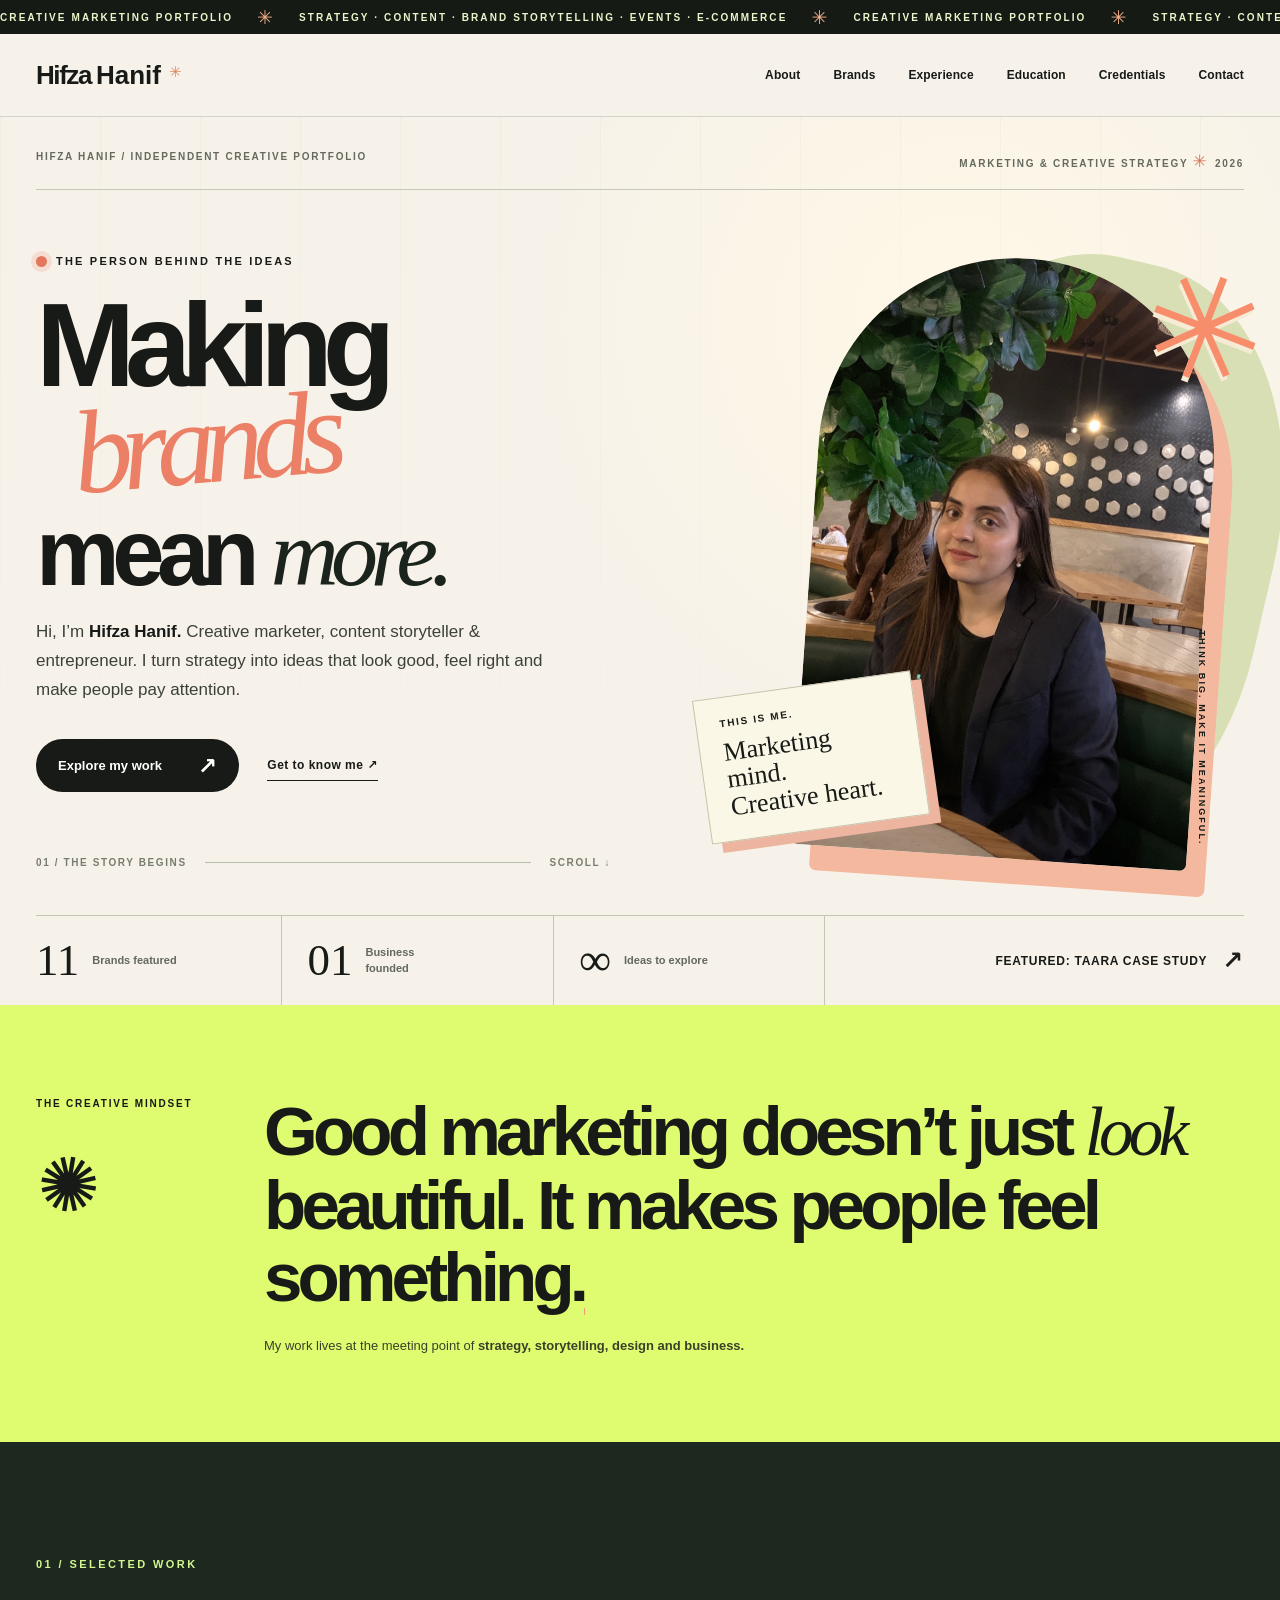
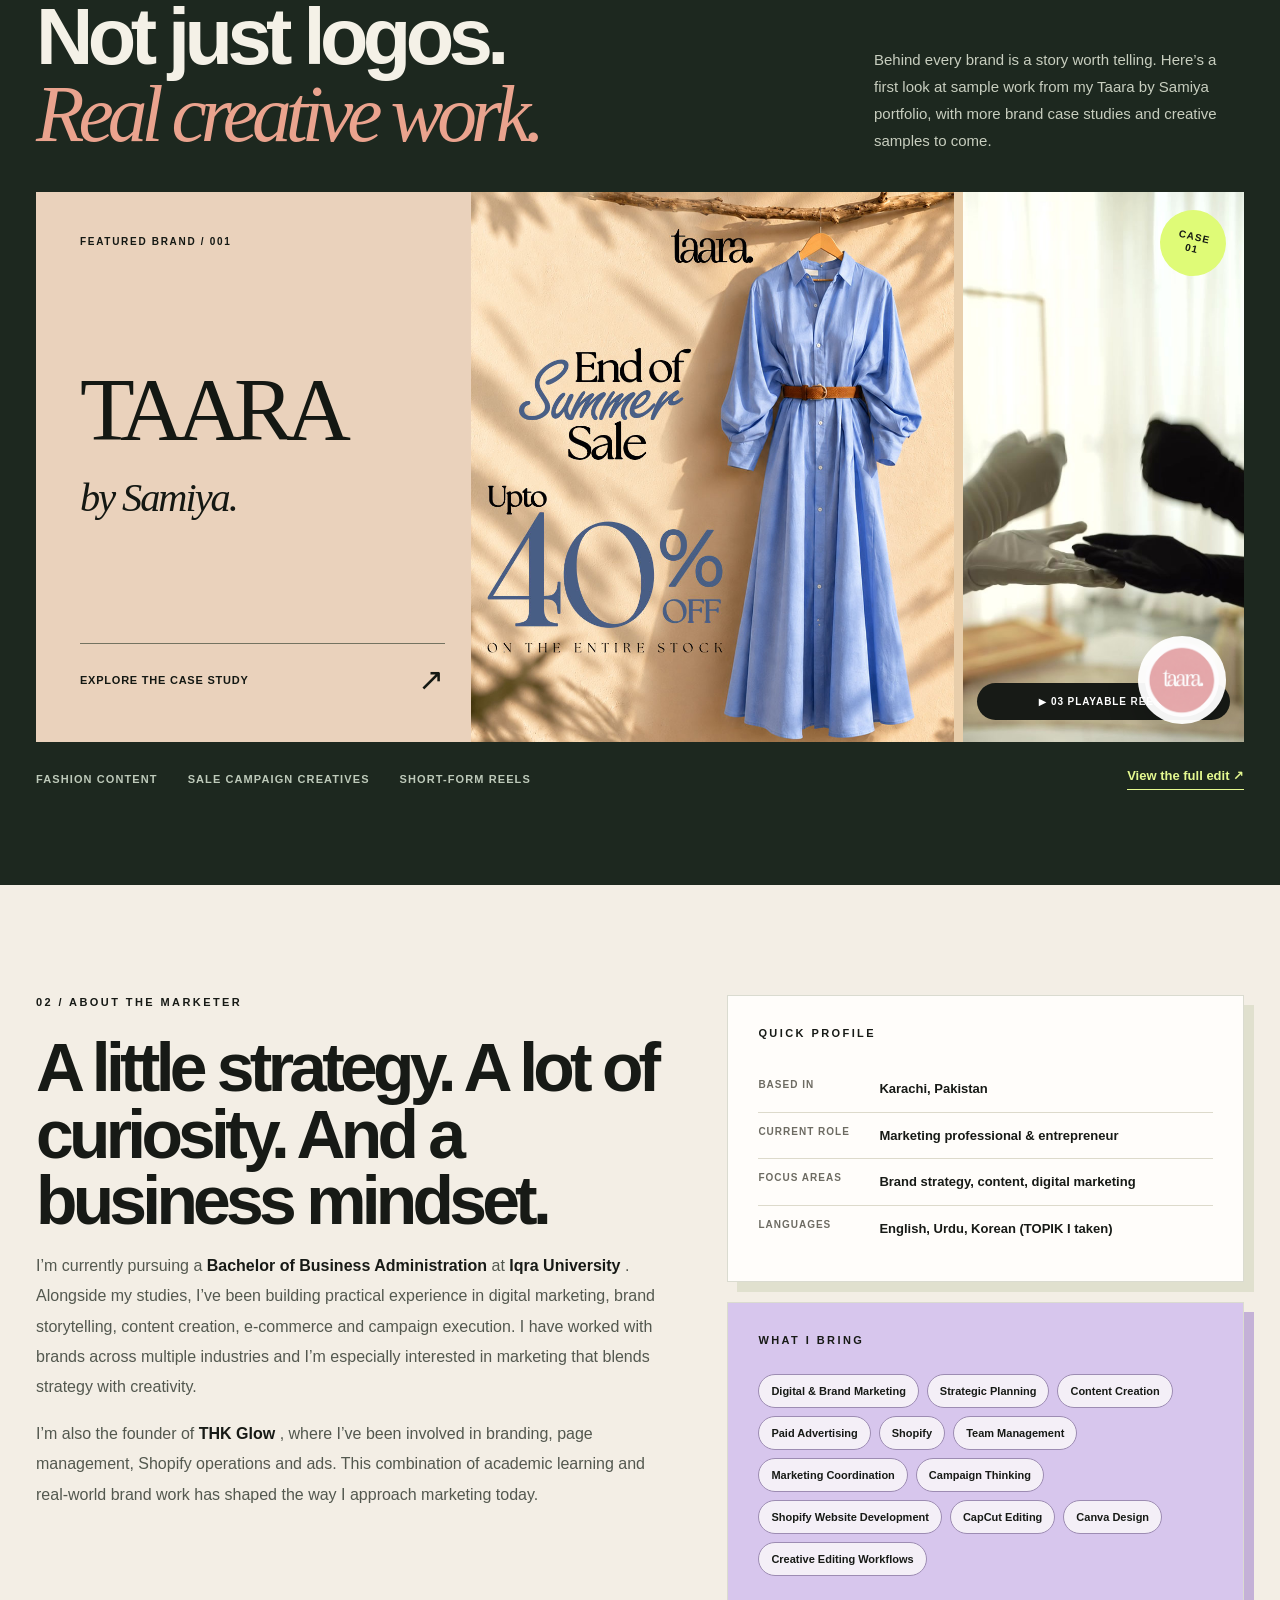
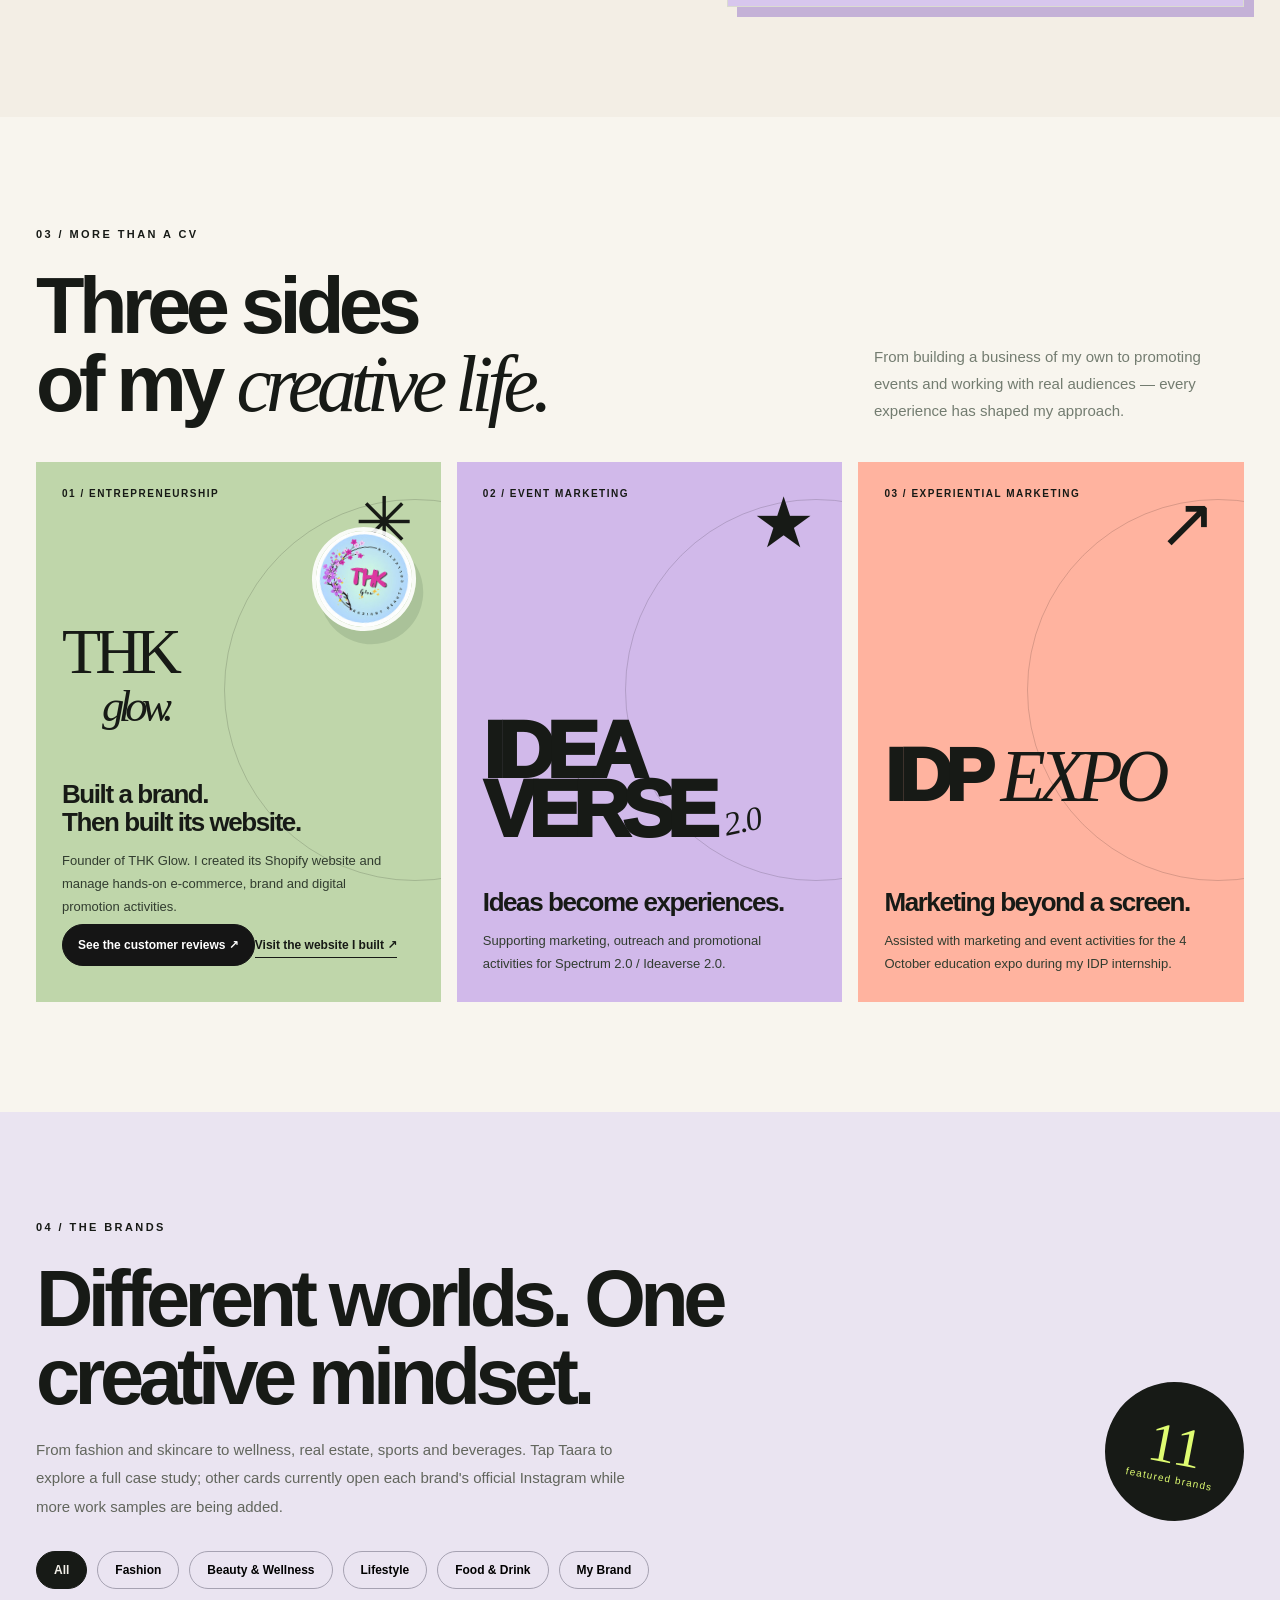
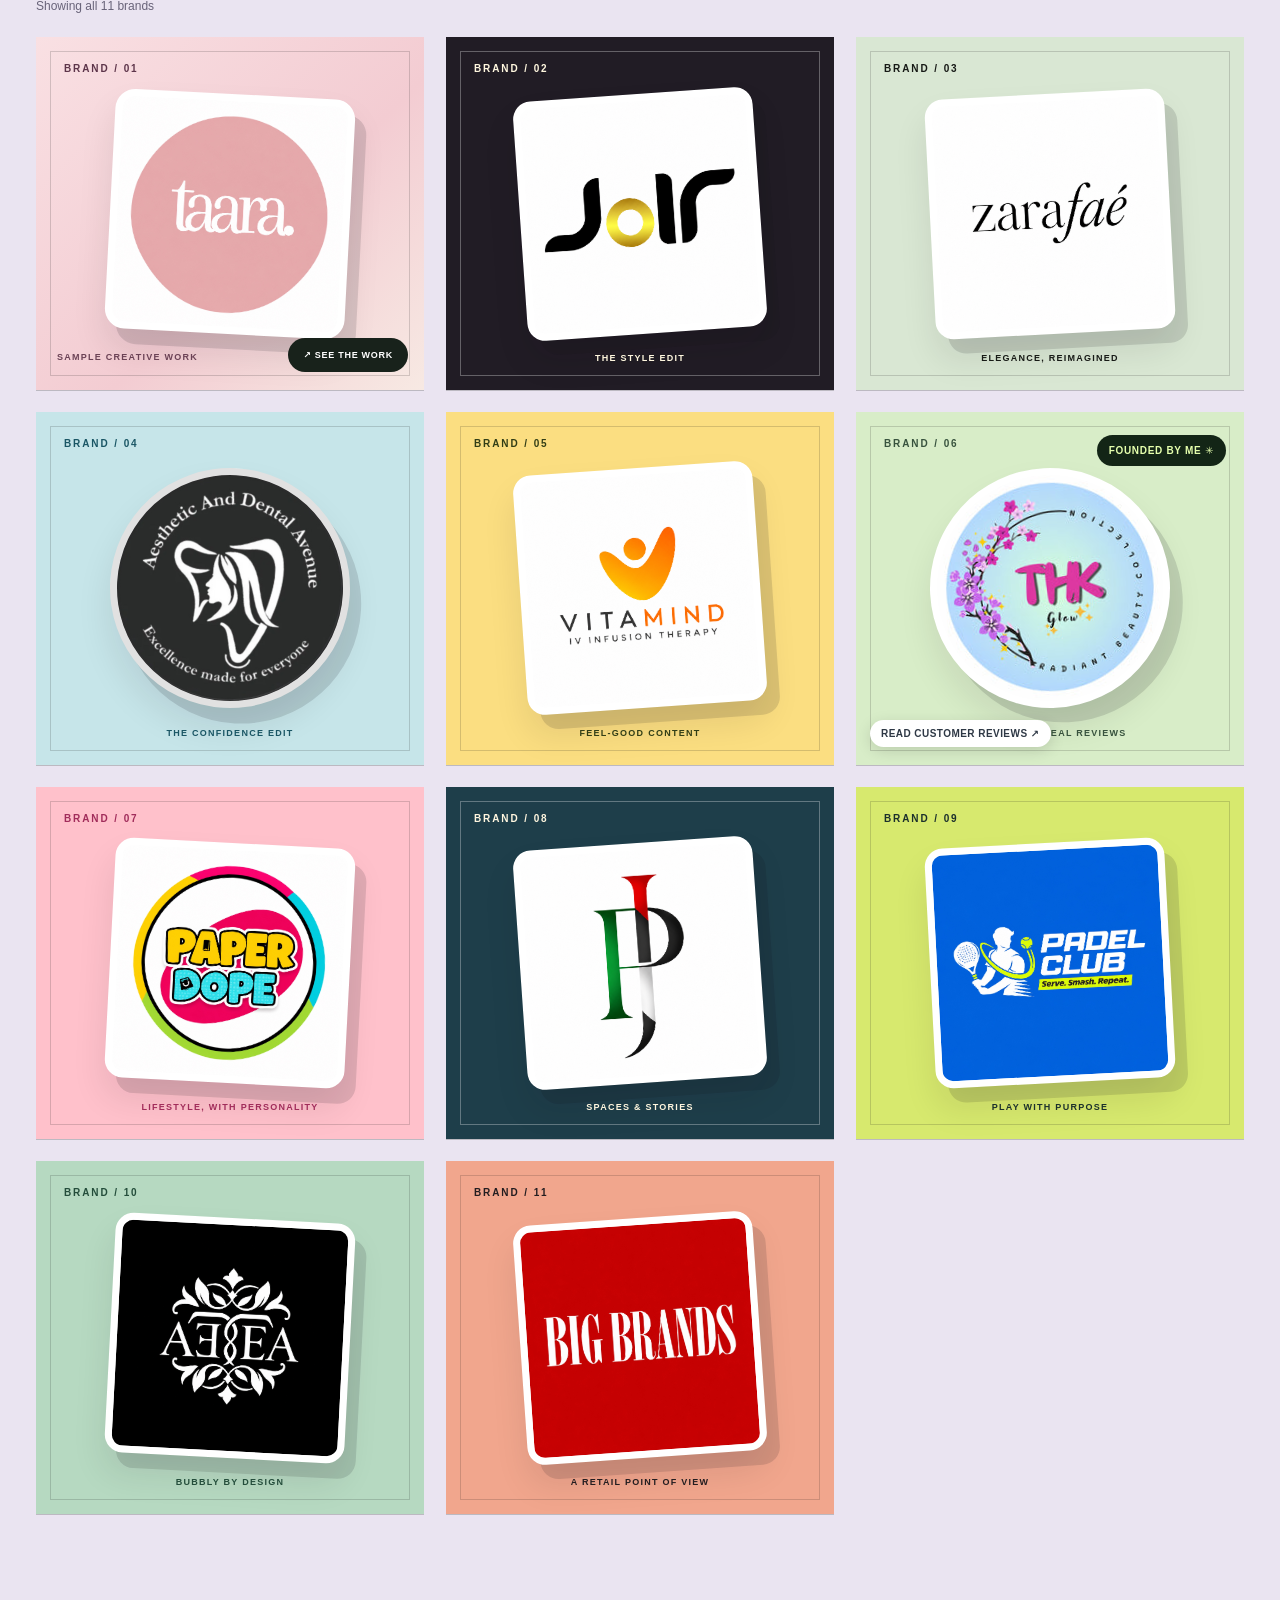
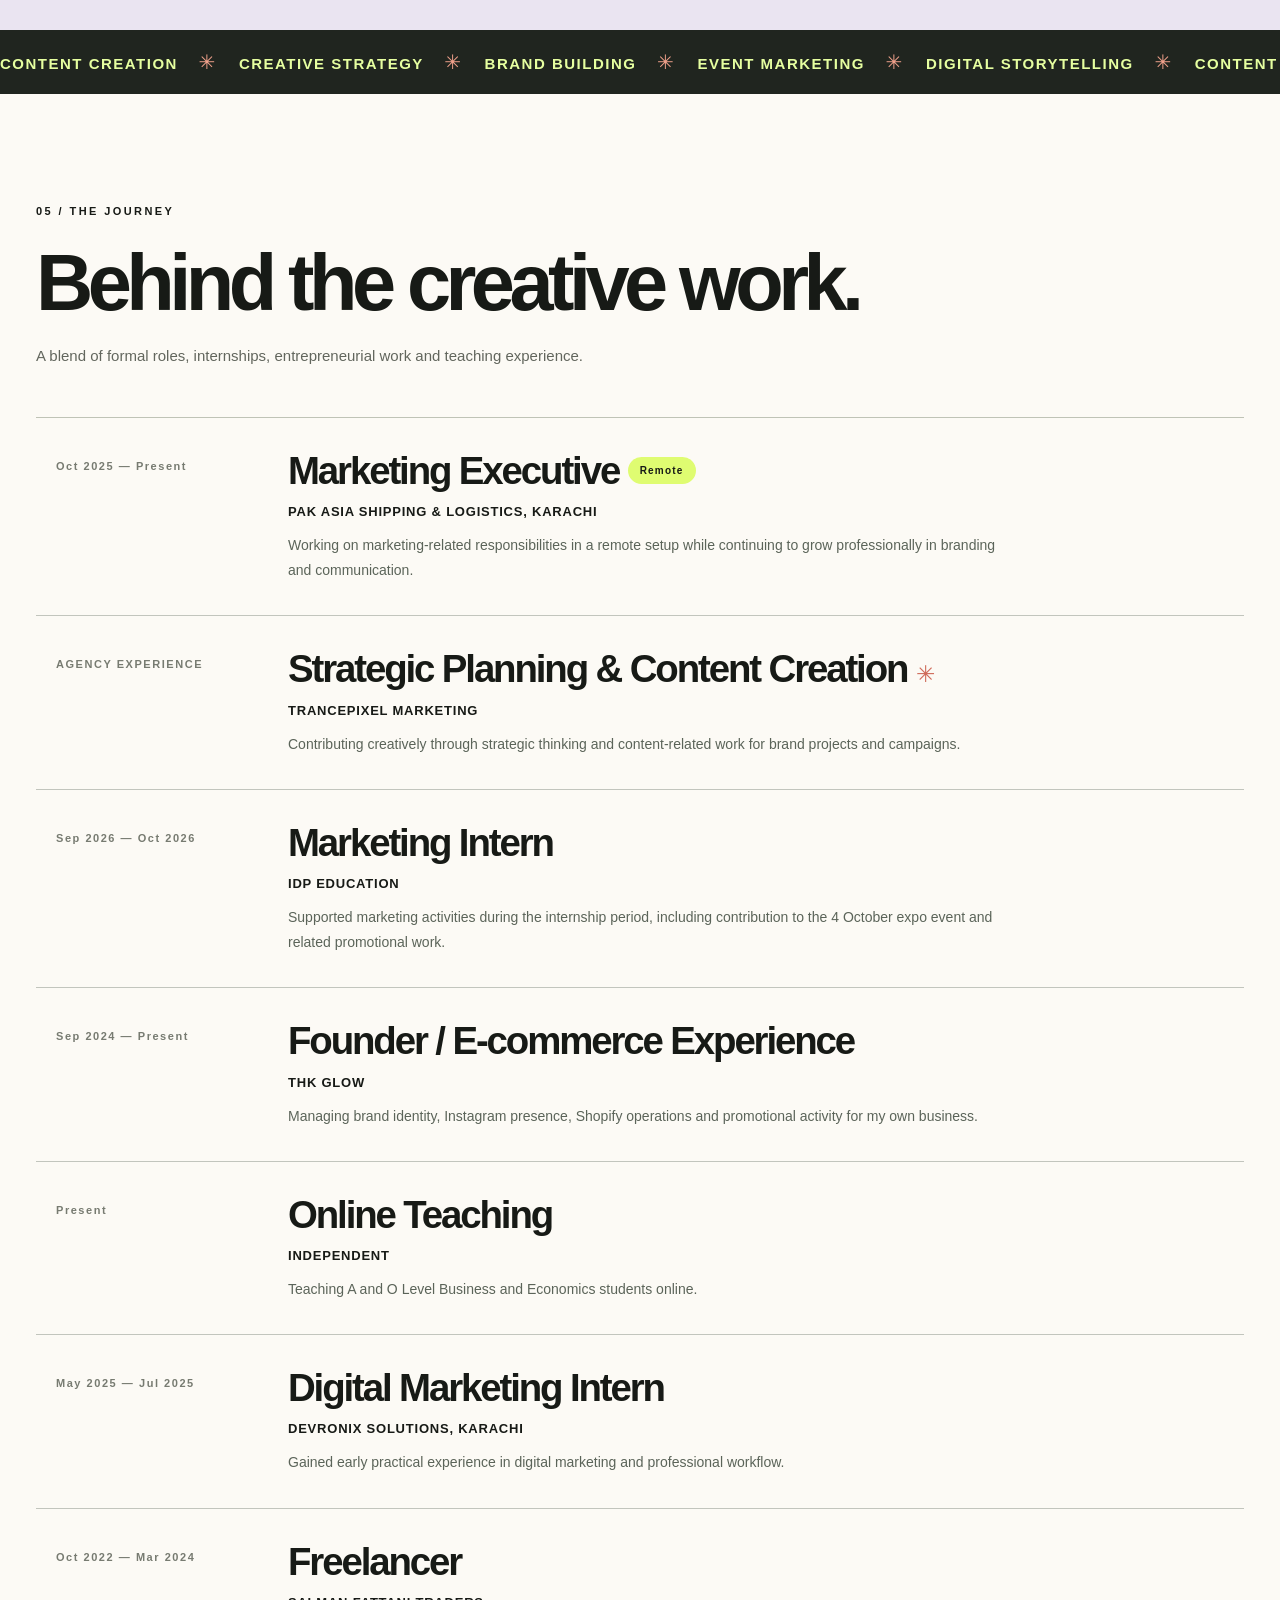
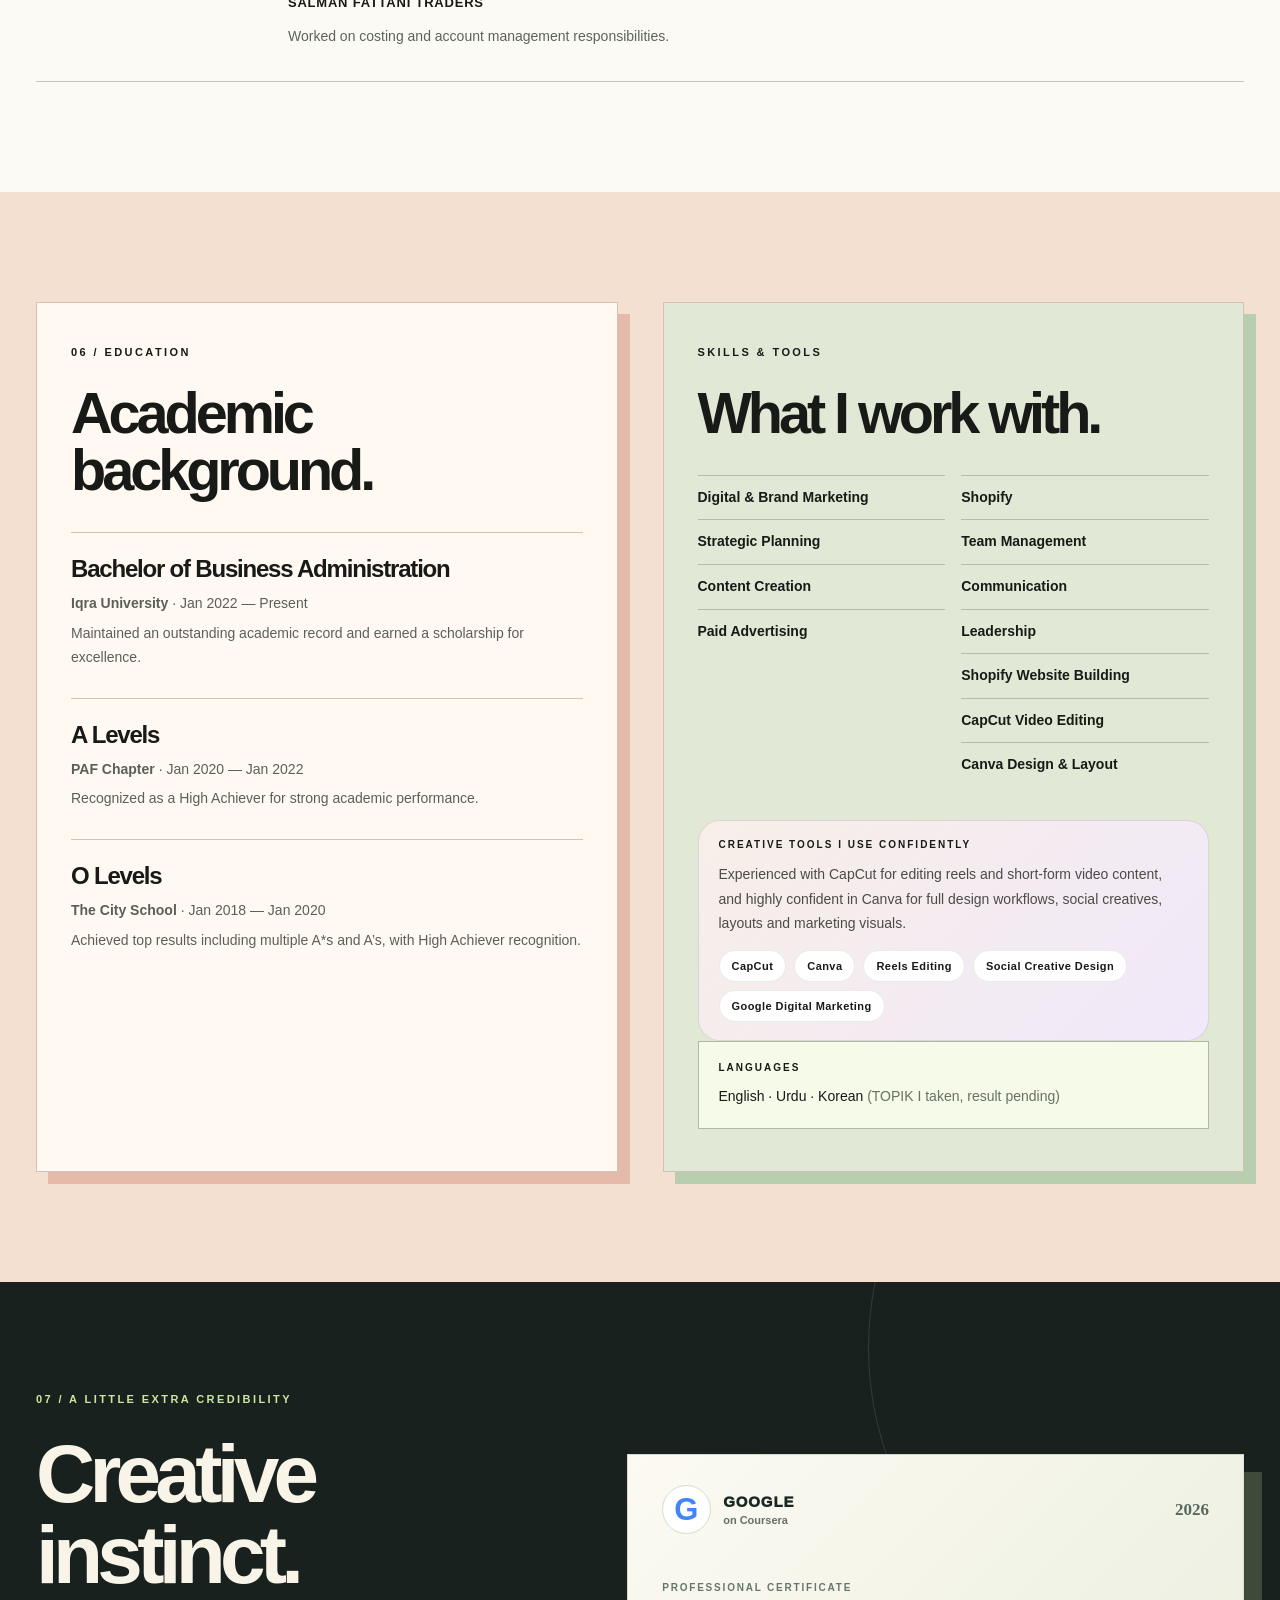
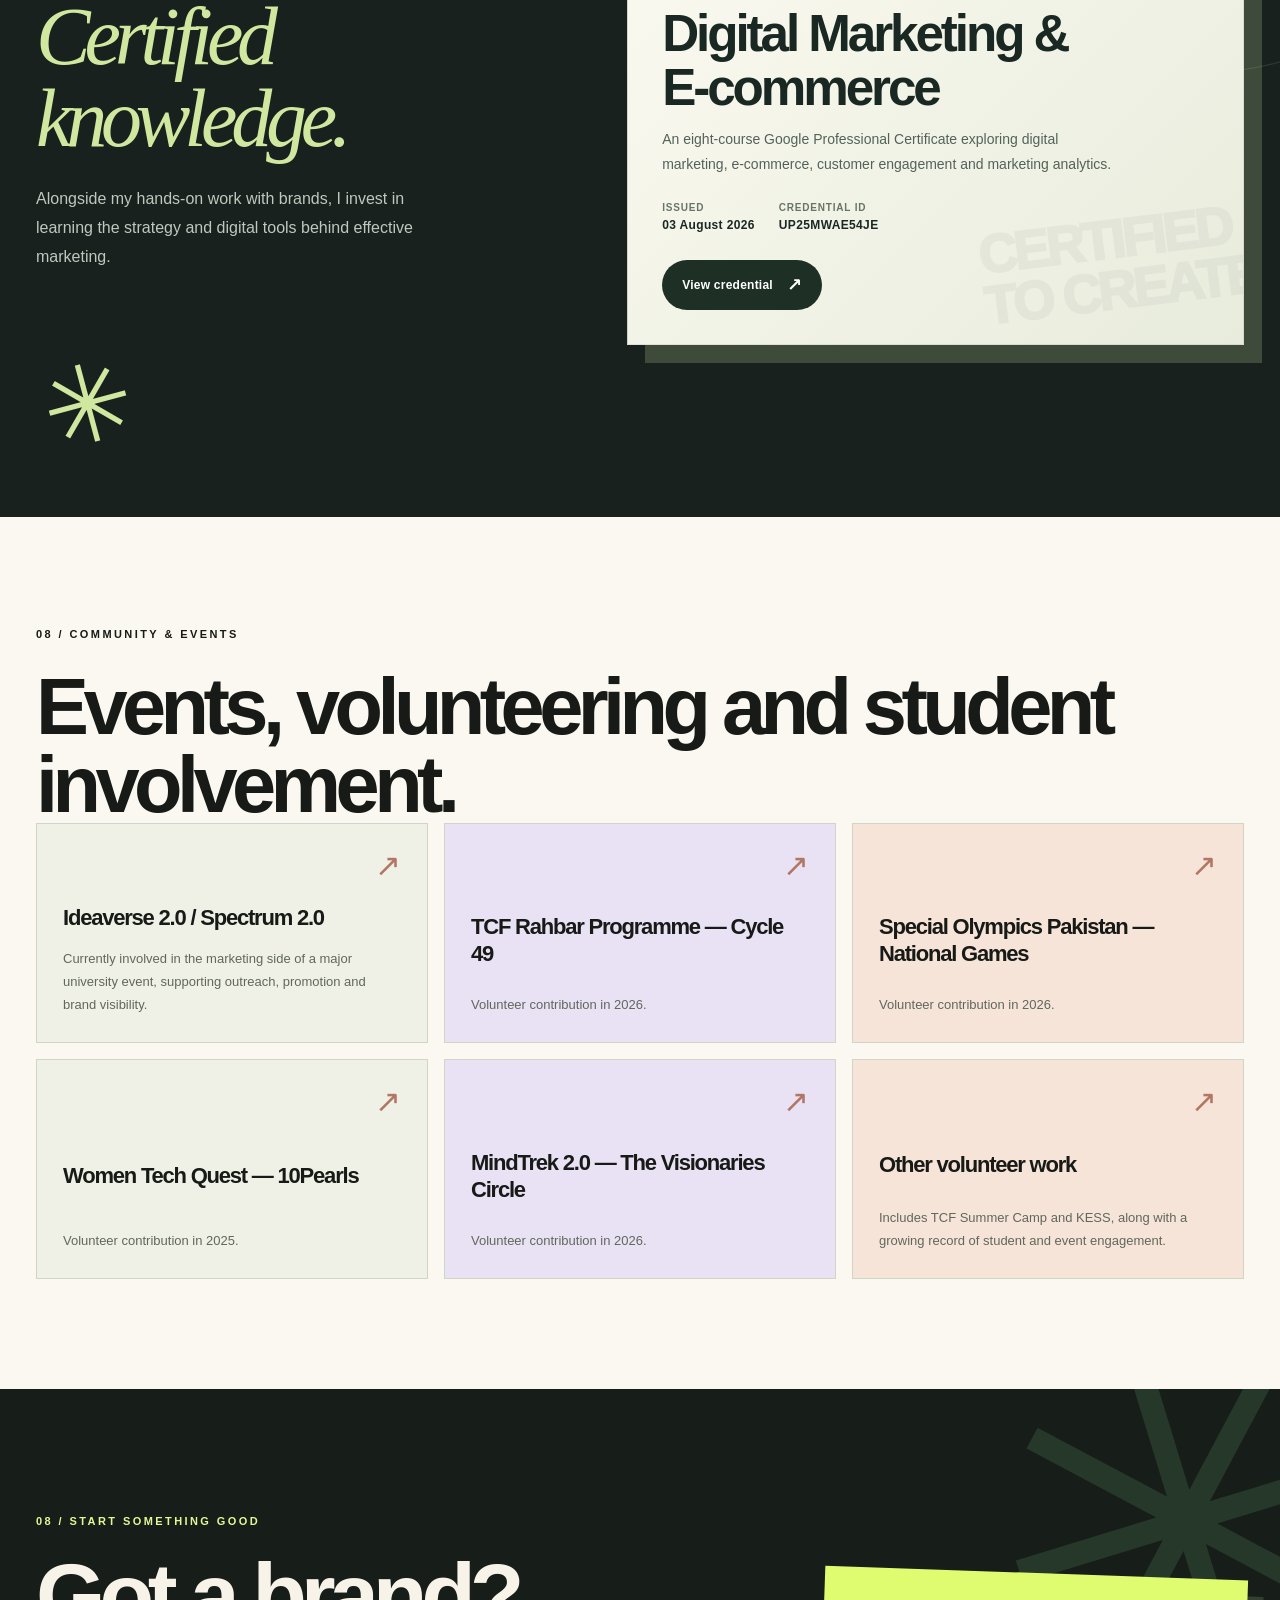
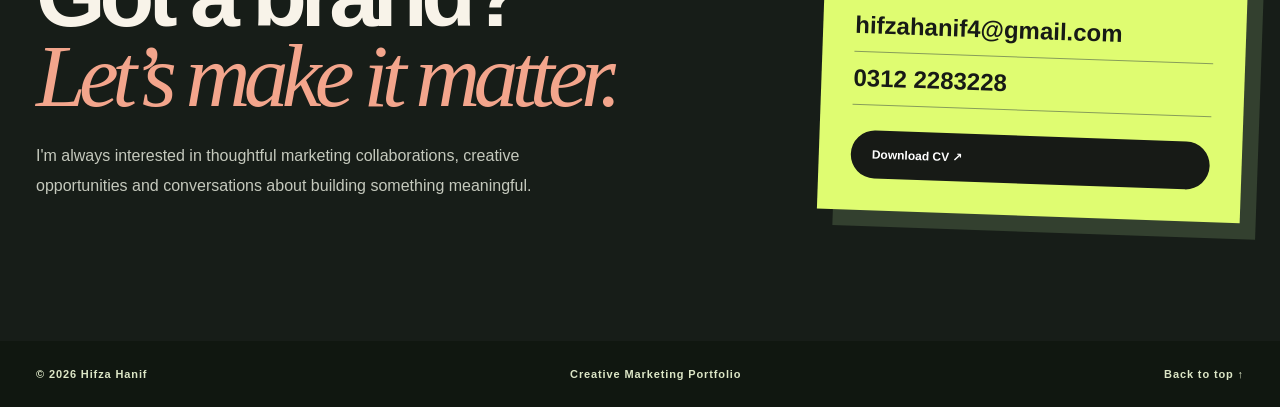
<file: index.html>
<!DOCTYPE html>

<html lang="en">
<head>
<meta charset="utf-8"/>
<meta content="width=device-width, initial-scale=1" name="viewport"/>
<meta content="#f5f0e8" name="theme-color"/>
<meta content="Hifza Hanif — creative marketer, strategist, content creator and founder of THK Glow. Explore a creative portfolio, CV and brand journey in one place." name="description"/>
<meta content="Hifza Hanif — Creative Marketing Portfolio" property="og:title"/>
<meta content="A portfolio-meets-CV website for Hifza Hanif featuring experience, brand work, education and entrepreneurial projects." property="og:description"/>
<title>
   Hifza Hanif — Creative Marketer &amp; Brand Strategist
  </title>
<link href="style.css" rel="stylesheet"/>
<script defer="" src="script.js">
</script>
</head>
<body>
<div aria-hidden="true" class="scroll-progress">
<span>
</span>
</div>
<a class="skip-link" href="#main">
   Skip to content
  </a>
<div class="ticker">
<div class="ticker-track">
<span>
     CREATIVE MARKETING PORTFOLIO
    </span>
<b>
     ✳
    </b>
<span>
     STRATEGY · CONTENT · BRAND STORYTELLING · EVENTS · E-COMMERCE
    </span>
<b>
     ✳
    </b>
<span>
     CREATIVE MARKETING PORTFOLIO
    </span>
<b>
     ✳
    </b>
<span>
     STRATEGY · CONTENT · BRAND STORYTELLING · EVENTS · E-COMMERCE
    </span>
</div>
</div>
<header class="site-header">
<div class="container nav-wrap">
<a class="brandmark" href="#home">
     Hifza
     <span>
      Hanif
     </span>
</a>
<nav aria-label="Main navigation" class="nav" id="site-nav">
<a href="#about">
      About
     </a>
<a href="#brands">
      Brands
     </a>
<a href="#experience">
      Experience
     </a>
<a href="#education">
      Education
     </a><a href="#certifications">Credentials</a>
<a href="#contact">
      Contact
     </a>
</nav>
<button aria-controls="site-nav" aria-expanded="false" aria-label="Open navigation" class="menu-toggle" type="button">
<span>
</span>
<span>
</span>
</button>
</div>
</header>
<main id="main">
<section aria-labelledby="hero-title" class="hero hero-editorial" id="home">
<div class="container hero-overline">
<span>
      HIFZA HANIF / INDEPENDENT CREATIVE PORTFOLIO
     </span>
<span>
      MARKETING &amp; CREATIVE STRATEGY
      <i>
       ✳
      </i>
      2026
     </span>
</div>
<div class="container hero-composition">
<div class="hero-words">
<div class="hero-intro-label">
<span class="signal-dot">
</span>
       THE PERSON BEHIND THE IDEAS
      </div>
<h1 id="hero-title">
<span class="display-line">
        Making
       </span>
<span class="display-line display-em">
        brands
       </span>
<span class="display-line">
        mean
        <i>
         more.
        </i>
</span>
</h1>
<p class="hero-statement">
       Hi, I’m
       <strong>
        Hifza Hanif.
       </strong>
       Creative marketer, content storyteller &amp; entrepreneur. I turn strategy into ideas that look good, feel right and make people pay attention.
      </p>
<div class="hero-cta-group">
<a class="editorial-button" href="#featured">
        Explore my work
        <span aria-hidden="true">
         ↗
        </span>
</a>
<a class="text-arrow-link" href="#about">
        Get to know me
        <span aria-hidden="true">
         ↗
        </span>
</a>
</div>
<div aria-hidden="true" class="hero-trail">
<span>
        01 / THE STORY BEGINS
       </span>
<span class="trail-line">
</span>
<span>
        SCROLL ↓
       </span>
</div>
</div>
<div class="hero-portrait-area">
<div aria-hidden="true" class="hero-back-shape">
</div>
<div class="hero-photo-frame">
<img alt="Hifza Hanif, creative marketer and entrepreneur" fetchpriority="high" src="images/hifza-portrait.jpg"/>
<span class="photo-corner">
        HH. / 001
       </span>
</div>
<div aria-hidden="true" class="hero-arc-label">
       THINK BIG. MAKE IT MEANINGFUL.
      </div>
<div aria-hidden="true" class="hero-bloom">
       ✳
      </div>
<div class="photo-id">
<span>
        THIS IS ME.
       </span>
<strong>
        Marketing mind.
        <br/>
        Creative heart.
       </strong>
</div>
</div>
</div>
<div class="container hero-proof">
<div>
<strong>
       11
      </strong>
<span>
       Brands featured
      </span>
</div>
<div>
<strong>
       01
      </strong>
<span>
       Business founded
      </span>
</div>
<div>
<strong>
       ∞
      </strong>
<span>
       Ideas to explore
      </span>
</div>
<a href="taara.html">
      FEATURED: TAARA CASE STUDY
      <span aria-hidden="true">
       ↗
      </span>
</a>
</div>
</section>
<section aria-label="My approach" class="creative-manifesto section">
<div class="container manifesto-inner">
<div class="manifesto-index">
<span>
       THE CREATIVE MINDSET
      </span>
<b>
       ✺
      </b>
</div>
<p>
      Good marketing doesn’t just
      <em>
       look
      </em>
      beautiful. It
      <span>
       makes people feel something.
      </span>
</p>
<div class="manifesto-end">
      My work lives at the meeting point of
      <strong>
       strategy, storytelling, design and business.
      </strong>
</div>
</div>
</section>
<section aria-labelledby="featured-title" class="featured-story section" id="featured">
<div class="container">
<div class="editorial-heading">
<div>
<p class="section-tag">
        01 / SELECTED WORK
       </p>
<h2 id="featured-title">
        Not just logos.
        <br/>
<em>
         Real creative work.
        </em>
</h2>
</div>
<p>Behind every brand is a story worth telling. Here’s a first look at sample work from my Taara by Samiya portfolio, with more brand case studies and creative samples to come.</p>
</div>
<a aria-label="Open Taara by Samiya case study with playable reels and campaign designs" class="feature-collage" href="taara.html">
<div class="collage-title">
<span class="collage-kicker">
        FEATURED BRAND / 001
       </span>
<h3>
        TAARA
        <br/>
<i>
         by Samiya.
        </i>
</h3>
<span class="collage-cta">
        EXPLORE THE CASE STUDY
        <b>
         ↗
        </b>
</span>
</div>
<div class="collage-image collage-image-main">
<img alt="Taara blue outfit End of Summer Sale creative" loading="lazy" src="images/taara/summer-sale-blue-dress.jpg"/>
</div>
<div class="collage-image collage-image-side">
<img alt="Still from a Taara fashion reel" loading="lazy" src="images/taara/taara-reel-01-poster.jpg"/>
<span class="video-flag">
        ▶ 03 PLAYABLE REELS
       </span>
</div>
<span class="collage-number">
       CASE
       <br/>
       01
      </span>
<div class="brand-logo-badge"><img alt="Taara by Samiya logo" loading="lazy" src="images/taara/taara-logo.jpg"/></div></a>
<div class="featured-meta">
<span>
       FASHION CONTENT
      </span>
<span>
       SALE CAMPAIGN CREATIVES
      </span>
<span>
       SHORT-FORM REELS
      </span>
<a href="taara.html">
       View the full edit ↗
      </a>
</div>
</div>
</section>
<section class="section" id="about">
<div class="container about-grid">
<div class="about-card big-card">
<p class="section-tag">
       02 / ABOUT THE MARKETER
      </p>
<h2>
       A little strategy. A lot of curiosity. And a business mindset.
      </h2>
<p>
       I’m currently pursuing a
       <strong>
        Bachelor of Business Administration
       </strong>
       at
       <strong>
        Iqra University
       </strong>
       . Alongside my studies, I’ve been building practical experience in digital marketing, brand storytelling, content creation, e-commerce and campaign execution. I have worked with brands across multiple industries and I’m especially interested in marketing that blends strategy with creativity.
      </p>
<p>
       I’m also the founder of
       <strong>
        THK Glow
       </strong>
       , where I’ve been involved in branding, page management, Shopify operations and ads. This combination of academic learning and real-world brand work has shaped the way I approach marketing today.
      </p>
</div>
<div class="about-side">
<div class="info-card">
<p class="section-tag">
        QUICK PROFILE
       </p>
<ul class="detail-list">
<li>
<span>
          Based in
         </span>
<strong>
          Karachi, Pakistan
         </strong>
</li>
<li>
<span>
          Current role
         </span>
<strong>
          Marketing professional &amp; entrepreneur
         </strong>
</li>
<li>
<span>
          Focus areas
         </span>
<strong>
          Brand strategy, content, digital marketing
         </strong>
</li>
<li>
<span>
          Languages
         </span>
<strong>
          English, Urdu, Korean (TOPIK I taken)
         </strong>
</li>
</ul>
</div>
<div class="info-card">
<p class="section-tag">
        WHAT I BRING
       </p>
<div class="skill-pills">
<span>
         Digital &amp; Brand Marketing
        </span>
<span>
         Strategic Planning
        </span>
<span>
         Content Creation
        </span>
<span>
         Paid Advertising
        </span>
<span>
         Shopify
        </span>
<span>
         Team Management
        </span>
<span>
         Marketing Coordination
        </span>
<span>
         Campaign Thinking
        </span>
<span>
         Shopify Website Development
        </span>
<span>CapCut Editing</span><span>Canva Design</span><span>Creative Editing Workflows</span></div>
</div>
</div>
</div>
</section>
<section aria-labelledby="project-heading" class="signature-section section" id="projects">
<div class="container">
<div class="editorial-heading">
<div>
<p class="section-tag">
        03 / MORE THAN A CV
       </p>
<h2 id="project-heading">
        Three sides
        <br/>
        of my
        <em>
         creative life.
        </em>
</h2>
</div>
<p>
       From building a business of my own to promoting events and working with real audiences — every experience has shaped my approach.
      </p>
</div>
<div class="story-triptych">
<article class="story-panel story-thk">
<div class="thk-story-emblem"><img alt="THK Glow brand logo" decoding="async" loading="lazy" src="images/brands/thk-glow.jpeg"/></div><div class="story-top">
<span>
         01 / ENTREPRENEURSHIP
        </span>
<span aria-hidden="true" class="story-graphic">
         ✳
        </span>
</div>
<div class="story-content">
<span class="story-symbol">
         THK
         <span>
          glow.
         </span>
</span>
<h3>
         Built a brand.
         <br/>
         Then built its website.
        </h3>
<p>
         Founder of THK Glow. I created its Shopify website and manage hands-on e-commerce, brand and digital promotion activities.
        </p>
<a class="story-reviews-link" href="thk-glow.html">See the customer reviews ↗</a><a href="https://thkglow.com/" rel="noopener noreferrer" target="_blank">
         Visit the website I built
         <span aria-hidden="true">
          ↗
         </span>
</a>
</div>
</article>
<article class="story-panel story-event">
<div class="story-top">
<span>
         02 / EVENT MARKETING
        </span>
<span aria-hidden="true" class="story-graphic">
         ★
        </span>
</div>
<div class="story-content">
<span class="story-display">
         IDEA
         <br/>
         VERSE
         <span>
          2.0
         </span>
</span>
<h3>
         Ideas become experiences.
        </h3>
<p>
         Supporting marketing, outreach and promotional activities for Spectrum 2.0 / Ideaverse 2.0.
        </p>
</div>
</article>
<article class="story-panel story-idp">
<div class="story-top">
<span>
         03 / EXPERIENTIAL MARKETING
        </span>
<span aria-hidden="true" class="story-graphic">
         ↗
        </span>
</div>
<div class="story-content">
<span class="idp-display">
         IDP
         <span>
          EXPO
         </span>
</span>
<h3>
         Marketing beyond a screen.
        </h3>
<p>
         Assisted with marketing and event activities for the 4 October education expo during my IDP internship.
        </p>
</div>
</article>
</div>
</div>
</section>
<section class="section" id="brands">
<div class="container">
<div class="section-head">
<div>
<p class="section-tag">
        04 / THE BRANDS
       </p>
<h2>
        Different worlds. One creative mindset.
       </h2>
<p class="section-subtext">
        From fashion and skincare to wellness, real estate, sports and beverages. Tap Taara to explore a full case study; other cards currently open each brand's official Instagram while more work samples are being added.
       </p>
</div>
<div class="counter-box">
<strong>
        11
       </strong>
<span>
        featured brands
       </span>
</div>
</div>
<div aria-label="Filter brands" class="filter-toolbar" role="group">
<button aria-pressed="true" class="filter-btn is-active" data-filter="all" type="button">
       All
      </button>
<button aria-pressed="false" class="filter-btn" data-filter="fashion" type="button">
       Fashion
      </button>
<button aria-pressed="false" class="filter-btn" data-filter="wellness" type="button">
       Beauty &amp; Wellness
      </button>
<button aria-pressed="false" class="filter-btn" data-filter="lifestyle" type="button">
       Lifestyle
      </button>
<button aria-pressed="false" class="filter-btn" data-filter="food" type="button">
       Food &amp; Drink
      </button>
<button aria-pressed="false" class="filter-btn" data-filter="owned" type="button">
       My Brand
      </button>
</div>
<p aria-live="polite" class="filter-status" role="status">
      Showing all 11 brands
     </p>
<div class="brand-grid" id="brand-grid">
<article class="brand-card brand-case" data-category="fashion">
<a aria-label="View Taara by Samiya portfolio project with reels and campaign designs" href="taara.html">
<div class="brand-poster poster-taara has-real-logo">
<span class="poster-index">
          BRAND / 01
         </span><div class="brand-logo-stage"><img alt="Taara by Samiya original pink circular logo" decoding="async" loading="lazy" src="images/brands/taara.jpeg"/></div>
<span class="poster-sub">SAMPLE CREATIVE WORK</span>
<span class="poster-play">
          ↗ SEE THE WORK
         </span>
</div>
</a>
</article>
<article class="brand-card brand-typographic" data-category="fashion">
<a aria-label="Visit JOIR Store on Instagram" href="https://www.instagram.com/joirstore/" rel="noopener noreferrer" target="_blank">
<div class="brand-poster poster-02 has-real-logo">
<span class="poster-index">
          BRAND / 02
         </span>
<div class="brand-logo-stage"><img alt="JOIR Store logo" decoding="async" loading="lazy" src="images/brands/joir.png"/></div>
<span class="poster-sub">
          THE STYLE EDIT
         </span>
</div>
</a>
</article>
<article class="brand-card brand-typographic" data-category="fashion">
<a aria-label="Visit Zarafae on Instagram" href="https://www.instagram.com/zarafae.co/" rel="noopener noreferrer" target="_blank">
<div class="brand-poster poster-03 has-real-logo">
<span class="poster-index">
          BRAND / 03
         </span>
<div class="brand-logo-stage"><img alt="Zarafae logo" decoding="async" loading="lazy" src="images/brands/zarafae.png"/></div>
<span class="poster-sub">
          ELEGANCE, REIMAGINED
         </span>
</div>
</a>
</article>
<article class="brand-card brand-typographic" data-category="wellness">
<a aria-label="Visit Aesthetic &amp; Dental Avenue on Instagram" href="https://www.instagram.com/aesthetic.dentalavenue/" rel="noopener noreferrer" target="_blank">
<div class="brand-poster poster-04 has-real-logo">
<span class="poster-index">
          BRAND / 04
         </span><div class="brand-logo-stage"><img alt="Aesthetic &amp; Dental Avenue logo" decoding="async" loading="lazy" src="images/brands/aesthetic-dental-avenue.png"/></div>
<span class="poster-sub">
          THE CONFIDENCE EDIT
         </span>
</div>
</a>
</article>
<article class="brand-card brand-typographic" data-category="wellness">
<a aria-label="Visit Vitamin D Pakistan on Instagram" href="https://www.instagram.com/vitamindpakistan/" rel="noopener noreferrer" target="_blank">
<div class="brand-poster poster-05 has-real-logo">
<span class="poster-index">
          BRAND / 05
         </span>
<div class="brand-logo-stage"><img alt="VitaMind IV Infusion Therapy logo" decoding="async" loading="lazy" src="images/brands/vitamind.png"/></div>
<span class="poster-sub">
          FEEL-GOOD CONTENT
         </span>
</div>
</a>
</article>
<article class="brand-card brand-typographic featured-brand" data-category="owned wellness">
<a aria-label="Explore THK Glow founder story and customer reviews" href="thk-glow.html">
<div class="brand-poster poster-06 has-real-logo">
<span class="poster-index">
          BRAND / 06
         </span>
<div class="brand-logo-stage"><img alt="THK Glow logo" decoding="async" loading="lazy" src="images/brands/thk-glow.jpeg"/></div>
<span class="poster-sub">MY BRAND / REAL REVIEWS</span>
<span class="poster-founder">
          FOUNDED BY ME ✳
         </span>
<span class="thk-reviews-ribbon">READ CUSTOMER REVIEWS ↗</span></div>
</a>
</article>
<article class="brand-card brand-typographic" data-category="lifestyle">
<a aria-label="Visit Paper Dope on Instagram" href="https://www.instagram.com/paperdopee/" rel="noopener noreferrer" target="_blank">
<div class="brand-poster poster-07 has-real-logo">
<span class="poster-index">
          BRAND / 07
         </span>
<div class="brand-logo-stage"><img alt="Paper Dope logo" decoding="async" loading="lazy" src="images/brands/paper-dope.jpeg"/></div>
<span class="poster-sub">
          LIFESTYLE, WITH PERSONALITY
         </span>
</div>
</a>
</article>
<article class="brand-card brand-typographic" data-category="lifestyle">
<a aria-label="Visit Jamoka Properties on Instagram" href="https://www.instagram.com/jamoka.properties/" rel="noopener noreferrer" target="_blank">
<div class="brand-poster poster-08 has-real-logo">
<span class="poster-index">
          BRAND / 08
         </span>
<div class="brand-logo-stage"><img alt="Jamoka Properties logo" decoding="async" loading="lazy" src="images/brands/jamoka-properties.png"/></div>
<span class="poster-sub">
          SPACES &amp; STORIES
         </span>
</div>
</a>
</article>
<article class="brand-card brand-typographic" data-category="lifestyle">
<a aria-label="Visit Padel Club on Instagram" href="https://www.instagram.com/padelclub.pk/" rel="noopener noreferrer" target="_blank">
<div class="brand-poster poster-09 has-real-logo">
<span class="poster-index">
          BRAND / 09
         </span>
<div class="brand-logo-stage"><img alt="Padel Club logo" decoding="async" loading="lazy" src="images/brands/padel-club.jpeg"/></div>
<span class="poster-sub">
          PLAY WITH PURPOSE
         </span>
</div>
</a>
</article>
<article class="brand-card brand-typographic" data-category="food">
<a aria-label="Visit AETEA Sparkling Tea on Instagram" href="https://www.instagram.com/aeteasparklingtea/" rel="noopener noreferrer" target="_blank">
<div class="brand-poster poster-10 has-real-logo">
<span class="poster-index">
          BRAND / 10
         </span>
<div class="brand-logo-stage"><img alt="AETEA Sparkling Tea logo" decoding="async" loading="lazy" src="images/brands/aetea.png"/></div>
<span class="poster-sub">
          BUBBLY BY DESIGN
         </span>
</div>
</a>
</article>
<article class="brand-card brand-typographic" data-category="fashion">
<a aria-label="Visit Big Brands AE on Instagram" href="https://www.instagram.com/bigbrands.ae/" rel="noopener noreferrer" target="_blank">
<div class="brand-poster poster-11 has-real-logo">
<span class="poster-index">
          BRAND / 11
         </span>
<div class="brand-logo-stage"><img alt="Big Brands AE logo" decoding="async" loading="lazy" src="images/brands/big-brands.jpeg"/></div>
<span class="poster-sub">
          A RETAIL POINT OF VIEW
         </span>
</div>
</a>
</article>
</div>
</div>
</section>
<div aria-label="Marketing capabilities" class="micro-marquee">
<div>
     CONTENT CREATION
     <span>
      ✳
     </span>
     CREATIVE STRATEGY
     <span>
      ✳
     </span>
     BRAND BUILDING
     <span>
      ✳
     </span>
     EVENT MARKETING
     <span>
      ✳
     </span>
     DIGITAL STORYTELLING
     <span>
      ✳
     </span>
     CONTENT CREATION
     <span>
      ✳
     </span>
     CREATIVE STRATEGY
     <span>
      ✳
     </span>
     BRAND BUILDING
     <span>
      ✳
     </span>
</div>
</div>
<section class="section" id="experience">
<div class="container">
<div class="section-head">
<div>
<p class="section-tag">
        05 / THE JOURNEY
       </p>
<h2>
        Behind the creative work.
       </h2>
<p class="section-subtext">
        A blend of formal roles, internships, entrepreneurial work and teaching experience.
       </p>
</div>
</div>
<div class="timeline">
<article class="timeline-item">
<div class="timeline-meta">
        Oct 2025 — Present
       </div>
<div class="timeline-main">
<h3>
         Marketing Executive
         <span class="inline-pill">
          Remote
         </span>
</h3>
<p class="timeline-place">
         Pak Asia Shipping &amp; Logistics, Karachi
        </p>
<p>
         Working on marketing-related responsibilities in a remote setup while continuing to grow professionally in branding and communication.
        </p>
</div>
</article>
<article class="timeline-item highlight-item">
<div class="timeline-meta">
        AGENCY EXPERIENCE
       </div>
<div class="timeline-main">
<h3>
         Strategic Planning &amp; Content Creation
        </h3>
<p class="timeline-place">
         TrancePixel Marketing
        </p>
<p>
         Contributing creatively through strategic thinking and content-related work for brand projects and campaigns.
        </p>
</div>
</article>
<article class="timeline-item">
<div class="timeline-meta">
        Sep 2026 — Oct 2026
       </div>
<div class="timeline-main">
<h3>
         Marketing Intern
        </h3>
<p class="timeline-place">
         IDP Education
        </p>
<p>
         Supported marketing activities during the internship period, including contribution to the 4 October expo event and related promotional work.
        </p>
</div>
</article>
<article class="timeline-item">
<div class="timeline-meta">
        Sep 2024 — Present
       </div>
<div class="timeline-main">
<h3>
         Founder / E-commerce Experience
        </h3>
<p class="timeline-place">
         THK Glow
        </p>
<p>
         Managing brand identity, Instagram presence, Shopify operations and promotional activity for my own business.
        </p>
</div>
</article>
<article class="timeline-item">
<div class="timeline-meta">
        Present
       </div>
<div class="timeline-main">
<h3>
         Online Teaching
        </h3>
<p class="timeline-place">
         Independent
        </p>
<p>
         Teaching A and O Level Business and Economics students online.
        </p>
</div>
</article>
<article class="timeline-item">
<div class="timeline-meta">
        May 2025 — Jul 2025
       </div>
<div class="timeline-main">
<h3>
         Digital Marketing Intern
        </h3>
<p class="timeline-place">
         Devronix Solutions, Karachi
        </p>
<p>
         Gained early practical experience in digital marketing and professional workflow.
        </p>
</div>
</article>
<article class="timeline-item">
<div class="timeline-meta">
        Oct 2022 — Mar 2024
       </div>
<div class="timeline-main">
<h3>
         Freelancer
        </h3>
<p class="timeline-place">
         Salman Fattani Traders
        </p>
<p>
         Worked on costing and account management responsibilities.
        </p>
</div>
</article>
</div>
</div>
</section>
<section class="section split-section">
<div class="container split-grid">
<div class="card-block" id="education">
<p class="section-tag">
       06 / EDUCATION
      </p>
<h2>
       Academic background.
      </h2>
<div class="edu-list">
<article>
<h3>
         Bachelor of Business Administration
        </h3>
<p>
<strong>
          Iqra University
         </strong>
         · Jan 2022 — Present
        </p>
<p>
         Maintained an outstanding academic record and earned a scholarship for excellence.
        </p>
</article>
<article>
<h3>
         A Levels
        </h3>
<p>
<strong>
          PAF Chapter
         </strong>
         · Jan 2020 — Jan 2022
        </p>
<p>
         Recognized as a High Achiever for strong academic performance.
        </p>
</article>
<article>
<h3>
         O Levels
        </h3>
<p>
<strong>
          The City School
         </strong>
         · Jan 2018 — Jan 2020
        </p>
<p>
         Achieved top results including multiple A*s and A’s, with High Achiever recognition.
        </p>
</article>
</div>
</div>
<div class="card-block">
<p class="section-tag">
       SKILLS &amp; TOOLS
      </p>
<h2>
       What I work with.
      </h2>
<div class="skill-columns">
<ul>
<li>
         Digital &amp; Brand Marketing
        </li>
<li>
         Strategic Planning
        </li>
<li>
         Content Creation
        </li>
<li>
         Paid Advertising
        </li>
</ul>
<ul>
<li>
         Shopify
        </li>
<li>
         Team Management
        </li>
<li>
         Communication
        </li>
<li>
         Leadership
        </li>
<li>
         Shopify Website Building
        </li>
<li>CapCut Video Editing</li><li>Canva Design &amp; Layout</li></ul>
</div>
<div class="creative-tools-box"><p class="mini-heading">Creative tools I use confidently</p><p class="tools-copy">Experienced with CapCut for editing reels and short-form video content, and highly confident in Canva for full design workflows, social creatives, layouts and marketing visuals.</p><div class="tool-pills"><span>CapCut</span><span>Canva</span><span>Reels Editing</span><span>Social Creative Design</span><span>Google Digital Marketing</span></div></div><div class="language-box">
<p class="mini-heading">
        Languages
       </p>
<p>
        English · Urdu · Korean
        <span>
         (TOPIK I taken, result pending)
        </span>
</p>
</div>
</div>
</div>
</section>
<section aria-labelledby="credential-heading" class="section credential-section" id="certifications">
<div class="container credentials-layout">
<div class="credential-intro">
<p class="section-tag">07 / A LITTLE EXTRA CREDIBILITY</p>
<h2 id="credential-heading">Creative instinct.<br/><em>Certified knowledge.</em></h2>
<p>Alongside my hands-on work with brands, I invest in learning the strategy and digital tools behind effective marketing.</p>
<div aria-hidden="true" class="credential-squiggle">✳</div>
</div>
<article aria-label="Google Digital Marketing and E-commerce Professional Certificate" class="credential-feature">
<div class="credential-feature-top">
<div class="credential-issuer"><span aria-hidden="true" class="google-g">G</span><span>GOOGLE <small>on Coursera</small></span></div>
<span class="credential-year">2026</span>
</div>
<div class="credential-feature-body">
<span class="credential-kicker">PROFESSIONAL CERTIFICATE</span>
<h3>Digital Marketing &amp;<br/>E-commerce</h3>
<p>An eight-course Google Professional Certificate exploring digital marketing, e-commerce, customer engagement and marketing analytics.</p>
<div class="credential-meta">
<div><span>Issued</span><strong>03 August 2026</strong></div>
<div><span>Credential ID</span><strong>UP25MWAE54JE</strong></div>
</div>
</div>
<a aria-label="View Google Digital Marketing and E-commerce certificate on Coursera" class="credential-action" href="https://www.coursera.org/verify/professional-cert/UP25MWAE54JE" rel="noopener noreferrer" target="_blank">View credential <span aria-hidden="true">↗</span></a>
<span aria-hidden="true" class="credential-watermark">CERTIFIED<br/>TO CREATE</span>
</article>
</div>
</section><section class="section" id="community">
<div class="container">
<div class="section-head">
<div>
<p class="section-tag">08 / COMMUNITY &amp; EVENTS</p>
<h2>
        Events, volunteering and student involvement.
       </h2>
</div>
</div>
<div class="community-grid">
<article class="community-card">
<h3>
        Ideaverse 2.0 / Spectrum 2.0
       </h3>
<p>
        Currently involved in the marketing side of a major university event, supporting outreach, promotion and brand visibility.
       </p>
</article>
<article class="community-card">
<h3>
        TCF Rahbar Programme — Cycle 49
       </h3>
<p>
        Volunteer contribution in 2026.
       </p>
</article>
<article class="community-card">
<h3>
        Special Olympics Pakistan — National Games
       </h3>
<p>
        Volunteer contribution in 2026.
       </p>
</article>
<article class="community-card">
<h3>
        Women Tech Quest — 10Pearls
       </h3>
<p>
        Volunteer contribution in 2025.
       </p>
</article>
<article class="community-card">
<h3>
        MindTrek 2.0 — The Visionaries Circle
       </h3>
<p>
        Volunteer contribution in 2026.
       </p>
</article>
<article class="community-card">
<h3>
        Other volunteer work
       </h3>
<p>
        Includes TCF Summer Camp and KESS, along with a growing record of student and event engagement.
       </p>
</article>
</div>
</div>
</section>
<section class="section final-cta final-contact-editorial" id="contact">
<div class="container cta-grid">
<div>
<p class="section-tag">
       08 / START SOMETHING GOOD
      </p>
<h2>
       Got a brand?
       <br/>
<em>
        Let’s make it matter.
       </em>
</h2>
<p class="cta-copy">
       I'm always interested in thoughtful marketing collaborations, creative opportunities and conversations about building something meaningful.
      </p>
</div>
<div class="contact-card">
<a class="contact-link" href="mailto:hifzahanif4@gmail.com">
       hifzahanif4@gmail.com
      </a>
<a class="contact-link" href="tel:+923122283228">
       0312 2283228
      </a>
<a class="contact-button" href="Hifza_Hanif_CV.pdf" rel="noopener" target="_blank">
       Download CV ↗
      </a>
</div>
</div>
</section>
</main>
<footer class="site-footer">
<div class="container footer-wrap">
<span>
     ©
     <span id="year">
</span>
     Hifza Hanif
    </span>
<span>
     Creative Marketing Portfolio
    </span>
<a href="#home">
     Back to top ↑
    </a>
</div>
</footer>
</body>
</html>
</file>
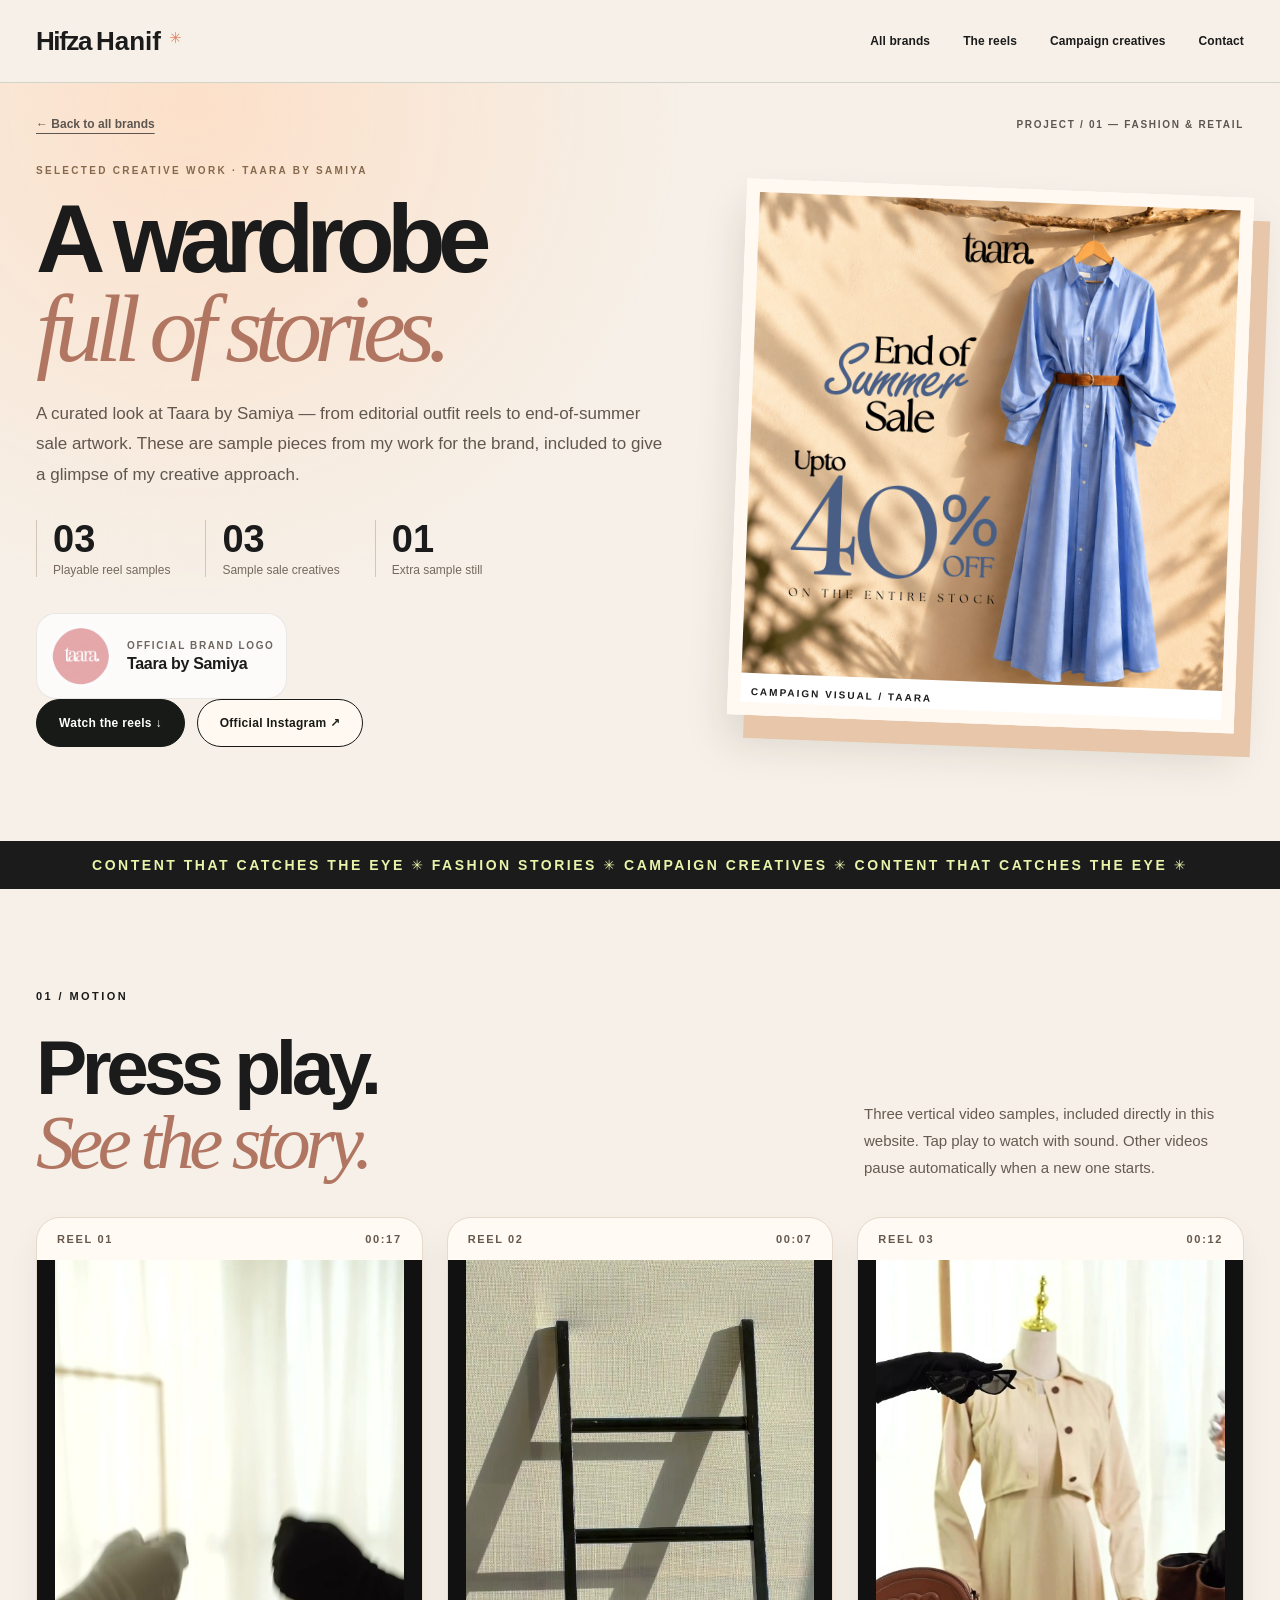
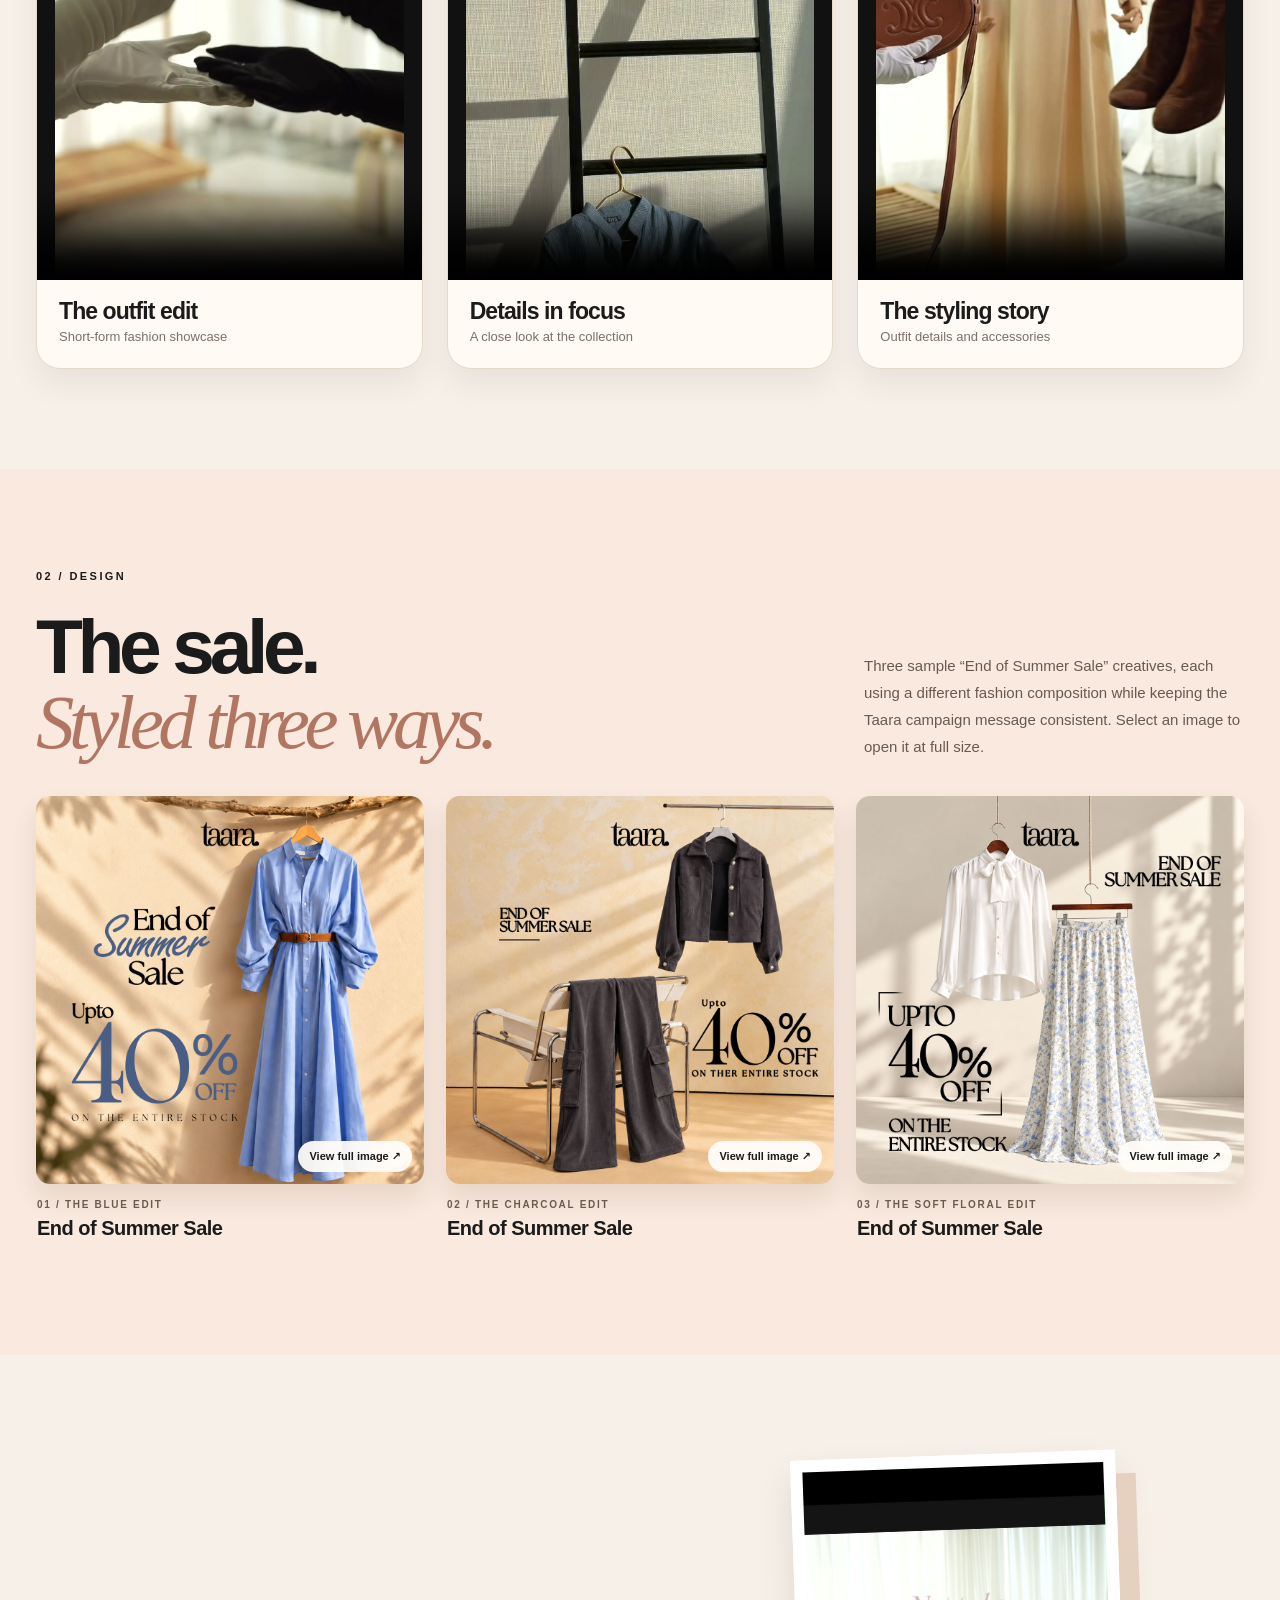
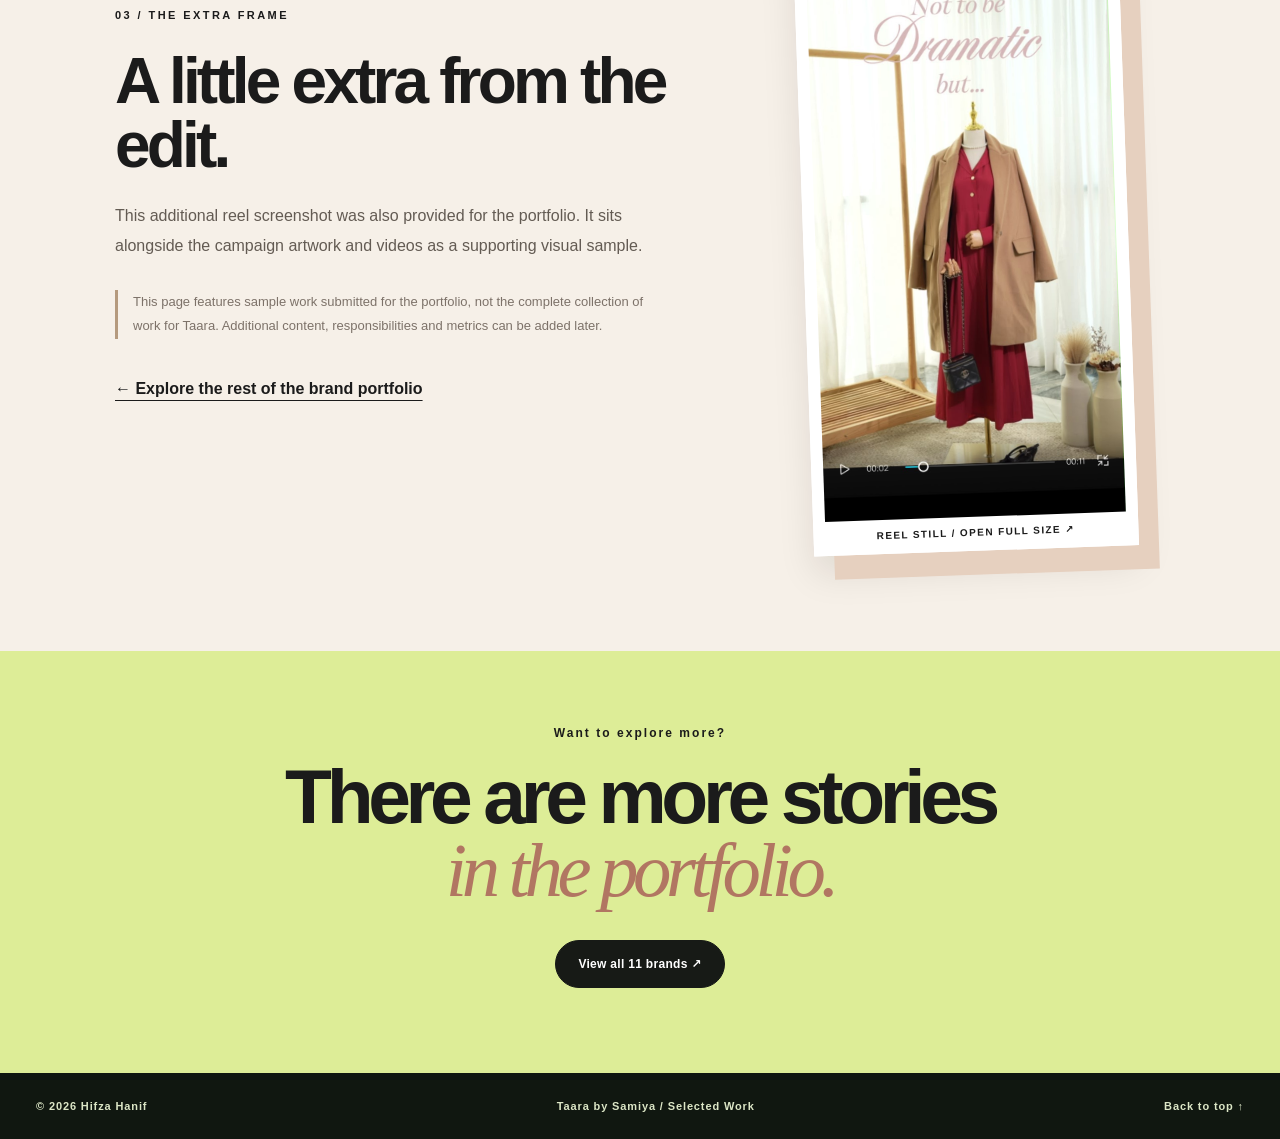
<file: taara.html>
<!DOCTYPE html>

<html lang="en">
<head>
<meta charset="utf-8"/>
<meta content="width=device-width, initial-scale=1" name="viewport"/>
<meta content="#f6f0e8" name="theme-color"/>
<meta content="Taara by Samiya creative work — selected fashion campaign designs and playable short-form videos from Hifza Hanif's marketing portfolio." name="description"/>
<title>
   Taara by Samiya | Selected Creative Work — Hifza Hanif
  </title>
<link href="style.css" rel="stylesheet"/>
<script defer="" src="script.js">
</script>
</head>
<body class="case-study-page">
<div aria-hidden="true" class="scroll-progress">
<span>
</span>
</div>
<a class="skip-link" href="#case-main">
   Skip to work
  </a>
<header class="site-header">
<div class="container nav-wrap">
<a class="brandmark" href="index.html#home">
     Hifza
     <span>
      Hanif
     </span>
</a>
<nav aria-label="Main navigation" class="nav" id="site-nav">
<a href="index.html#brands">
      All brands
     </a>
<a href="#reels">
      The reels
     </a>
<a href="#visuals">
      Campaign creatives
     </a>
<a href="index.html#contact">
      Contact
     </a>
</nav>
<button aria-controls="site-nav" aria-expanded="false" aria-label="Open navigation" class="menu-toggle" type="button">
<span>
</span>
<span>
</span>
</button>
</div>
</header>
<main id="case-main">
<section class="case-hero">
<div class="container case-topline">
<a class="case-back" href="index.html#brands">
      ← Back to all brands
     </a>
<span>
      PROJECT / 01 — FASHION &amp; RETAIL
     </span>
</div>
<div class="container case-hero-grid">
<div class="case-hero-copy">
<p class="case-eyebrow">
       SELECTED CREATIVE WORK · TAARA BY SAMIYA
      </p>
<h1>
       A wardrobe
       <br/>
<em>
        full of stories.
       </em>
</h1>
<p class="case-intro">A curated look at Taara by Samiya — from editorial outfit reels to end-of-summer sale artwork. These are sample pieces from my work for the brand, included to give a glimpse of my creative approach.</p>
<div class="case-micro-stats">
<div>
<strong>
         03
        </strong>
<span>Playable reel samples</span>
</div>
<div>
<strong>
         03
        </strong>
<span>Sample sale creatives</span>
</div>
<div>
<strong>
         01
        </strong>
<span>Extra sample still</span>
</div>
</div>
<div class="case-brand-logo"><img alt="Taara by Samiya logo" src="images/taara/taara-logo.jpg"/><div class="case-brand-logo-copy"><span>OFFICIAL BRAND LOGO</span><strong>Taara by Samiya</strong></div></div><div class="case-actions">
<a class="btn btn-primary" href="#reels">
        Watch the reels ↓
       </a>
<a class="btn btn-outline" href="https://www.instagram.com/taarabysamiya/" rel="noopener noreferrer" target="_blank">
        Official Instagram ↗
       </a>
</div>
</div>
<div class="case-hero-image">
<img alt="Taara end-of-summer campaign artwork featuring a blue shirt dress and up to 40 percent off" fetchpriority="high" src="images/taara/summer-sale-blue-dress.jpg"/>
<span class="case-image-label">
       CAMPAIGN VISUAL / TAARA
      </span>
</div>
</div>
</section>
<div aria-hidden="true" class="case-marquee">
<span>
     CONTENT THAT CATCHES THE EYE ✳ FASHION STORIES ✳ CAMPAIGN CREATIVES ✳ CONTENT THAT CATCHES THE EYE ✳
    </span>
</div>
<section class="case-section" id="reels">
<div class="container">
<div class="case-heading">
<div>
<p class="section-tag">
        01 / MOTION
       </p>
<h2>
        Press play.
        <br/>
<em>
         See the story.
        </em>
</h2>
</div>
<p>Three vertical video samples, included directly in this website. Tap play to watch with sound. Other videos pause automatically when a new one starts.</p>
</div>
<div class="reels-grid">
<article class="reel-tile">
<div class="reel-top">
<span>
         REEL 01
        </span>
<span>
         00:17
        </span>
</div>
<video aria-label="Taara outfit fashion reel one" controls="" playsinline="" poster="images/taara/taara-reel-01-poster.jpg" preload="metadata">
<source src="videos/taara/taara-reel-01.mp4" type="video/mp4"/>
        Your browser does not support embedded videos.
        <a href="videos/taara/taara-reel-01.mp4">
         Open this reel
        </a>
        .
       </video>
<div class="reel-caption">
<h3>
         The outfit edit
        </h3>
<p>
         Short-form fashion showcase
        </p>
</div>
</article>
<article class="reel-tile">
<div class="reel-top">
<span>
         REEL 02
        </span>
<span>
         00:07
        </span>
</div>
<video aria-label="Taara fashion details reel two" controls="" playsinline="" poster="images/taara/taara-reel-02-poster.jpg" preload="metadata">
<source src="videos/taara/taara-reel-02.mp4" type="video/mp4"/>
        Your browser does not support embedded videos.
        <a href="videos/taara/taara-reel-02.mp4">
         Open this reel
        </a>
        .
       </video>
<div class="reel-caption">
<h3>
         Details in focus
        </h3>
<p>
         A close look at the collection
        </p>
</div>
</article>
<article class="reel-tile">
<div class="reel-top">
<span>
         REEL 03
        </span>
<span>
         00:12
        </span>
</div>
<video aria-label="Taara fashion styling reel three" controls="" playsinline="" poster="images/taara/taara-reel-03-poster.jpg" preload="metadata">
<source src="videos/taara/taara-reel-03.mp4" type="video/mp4"/>
        Your browser does not support embedded videos.
        <a href="videos/taara/taara-reel-03.mp4">
         Open this reel
        </a>
        .
       </video>
<div class="reel-caption">
<h3>
         The styling story
        </h3>
<p>
         Outfit details and accessories
        </p>
</div>
</article>
</div>
</div>
</section>
<section class="case-section case-visuals-section" id="visuals">
<div class="container">
<div class="case-heading">
<div>
<p class="section-tag">
        02 / DESIGN
       </p>
<h2>
        The sale.
        <br/>
<em>
         Styled three ways.
        </em>
</h2>
</div>
<p>Three sample “End of Summer Sale” creatives, each using a different fashion composition while keeping the Taara campaign message consistent. Select an image to open it at full size.</p>
</div>
<div class="campaign-gallery">
<figure class="campaign-item">
<a href="images/taara/summer-sale-blue-dress.jpg" rel="noopener noreferrer" target="_blank">
<img alt="Taara up to 40% off sale artwork with blue belted shirtdress" loading="lazy" src="images/taara/summer-sale-blue-dress.jpg"/>
<span class="campaign-zoom">
         View full image ↗
        </span>
</a>
<figcaption>
<span>
         01 / THE BLUE EDIT
        </span>
<strong>
         End of Summer Sale
        </strong>
</figcaption>
</figure>
<figure class="campaign-item">
<a href="images/taara/summer-sale-charcoal-set.jpg" rel="noopener noreferrer" target="_blank">
<img alt="Taara up to 40% off artwork with charcoal jacket and trousers" loading="lazy" src="images/taara/summer-sale-charcoal-set.jpg"/>
<span class="campaign-zoom">
         View full image ↗
        </span>
</a>
<figcaption>
<span>
         02 / THE CHARCOAL EDIT
        </span>
<strong>
         End of Summer Sale
        </strong>
</figcaption>
</figure>
<figure class="campaign-item">
<a href="images/taara/summer-sale-floral-set.jpg" rel="noopener noreferrer" target="_blank">
<img alt="Taara up to 40% off artwork with cream blouse and floral skirt" loading="lazy" src="images/taara/summer-sale-floral-set.jpg"/>
<span class="campaign-zoom">
         View full image ↗
        </span>
</a>
<figcaption>
<span>
         03 / THE SOFT FLORAL EDIT
        </span>
<strong>
         End of Summer Sale
        </strong>
</figcaption>
</figure>
</div>
</div>
</section>
<section class="case-section case-extra-section">
<div class="container case-extra-grid">
<div class="case-extra-copy">
<p class="section-tag">
       03 / THE EXTRA FRAME
      </p>
<h2>
       A little extra from the edit.
      </h2>
<p>
       This additional reel screenshot was also provided for the portfolio. It sits alongside the campaign artwork and videos as a supporting visual sample.
      </p>
<p class="case-note">This page features sample work submitted for the portfolio, not the complete collection of work for Taara. Additional content, responsibilities and metrics can be added later.</p>
<a class="case-text-link" href="index.html#brands">
       ← Explore the rest of the brand portfolio
      </a>
</div>
<a class="case-still" href="images/taara/reel-preview-still.jpg" rel="noopener noreferrer" target="_blank">
<img alt="Vertical screenshot of a Taara fashion reel with a burgundy dress and camel blazer on a mannequin" loading="lazy" src="images/taara/reel-preview-still.jpg"/>
<span>
       REEL STILL / OPEN FULL SIZE ↗
      </span>
</a>
</div>
</section>
<section class="case-next">
<div class="container case-next-inner">
<p>
      Want to explore more?
     </p>
<h2>
      There are more stories
      <br/>
<em>
       in the portfolio.
      </em>
</h2>
<a class="btn btn-primary" href="index.html#brands">
      View all 11 brands ↗
     </a>
</div>
</section>
</main>
<footer class="site-footer">
<div class="container footer-wrap">
<span>
     ©
     <span id="year">
</span>
     Hifza Hanif
    </span>
<span>
     Taara by Samiya / Selected Work
    </span>
<a href="#case-main">
     Back to top ↑
    </a>
</div>
</footer>
</body>
</html>
</file>
<file: style.css>
/* HIFZA HANIF — EDITORIAL MARKETING PORTFOLIO / V4 */
:root{--bg:#f7f2e9;--paper:#fffdf8;--ink:#171a16;--muted:#62665d;--line:#cfcfc2;--peach:#f7aa91;--lime:#dffc71;--sage:#e7ebd8;--lilac:#d3c0ef;--sand:#f0dfc9;--forest:#1b241c;--serif:Georgia,'Times New Roman',serif;--shadow:0 20px 60px rgba(17,22,16,.1)}
*{box-sizing:border-box}
html{scroll-behavior:smooth;scroll-padding-top:94px}
body{margin:0;background:var(--bg);color:var(--ink);font-family:Inter,'Arial',ui-sans-serif,system-ui,sans-serif;-webkit-font-smoothing:antialiased}
img{max-width:100%;display:block}
a{color:inherit;text-decoration:none}
button{font:inherit}
button, a{-webkit-tap-highlight-color:transparent}
button:focus-visible,a:focus-visible{outline:3px solid #7455d8;outline-offset:4px}
::selection{background:var(--lime);color:var(--ink)}
[hidden]{display:none!important}
.container{width:min(1240px, calc(100% - 72px));margin-inline:auto}
.skip-link{position:absolute;left:-999px;z-index:99}.skip-link:focus{left:20px;top:14px;padding:14px;background:white}
.section{padding:110px 0}
.section-tag{font-size:11px;line-height:1.4;letter-spacing:.22em;font-weight:850;text-transform:uppercase;margin:0 0 25px}
.section h2{font-size:clamp(50px,6.2vw,94px);line-height:.98;letter-spacing:-.07em;margin:0;font-weight:800}
.section h2 em{font-family:var(--serif);font-weight:400;letter-spacing:-.075em}
.section-subtext{max-width:620px;font-size:15px;line-height:1.9;color:var(--muted);margin:20px 0 0}
.ticker{background:#151a15;color:#e9f6ca;overflow:hidden;min-height:34px;display:flex;align-items:center}
.ticker-track{display:flex;gap:24px;align-items:center;flex:none;width:max-content;white-space:nowrap;font-size:10px;letter-spacing:.21em;font-weight:850;animation:horizontal-drift 35s linear infinite}
.ticker-track b{color:#f3ae88;font-size:19px;font-weight:400}
@keyframes horizontal-drift{to{transform:translateX(-50%)}}
.site-header{position:sticky;top:0;z-index:40;border-bottom:1px solid #d3d4c9;background:rgba(247,242,233,.95);backdrop-filter:blur(16px);transition:box-shadow .3s}
body.scrolled .site-header{box-shadow:0 5px 18px rgba(20,25,20,.07)}
.nav-wrap{display:flex;align-items:center;justify-content:space-between;gap:20px;min-height:82px}
.brandmark{font-size:26px;font-weight:850;letter-spacing:-.075em;white-space:nowrap;text-transform:none;display:flex;align-items:baseline;gap:5px}
.brandmark span{font-size:inherit;letter-spacing:inherit;line-height:inherit;text-transform:none;color:inherit;margin:0}
.brandmark:after{content:'✳';font-size:15px;color:#e58365;margin-left:3px;transform:translateY(-7px)}
.nav{display:flex;align-items:center;gap:33px}
.nav a{font-size:12px;letter-spacing:.01em;font-weight:800;position:relative;padding-block:14px}
.nav a:after{content:'';height:2px;width:0;left:0;bottom:8px;position:absolute;background:var(--ink);transition:width .25s}.nav a:hover:after{width:100%}
.menu-toggle{display:none;border:1px solid #d1d1c8;background:#fffdf8;width:48px;height:48px;border-radius:50%;align-items:center;justify-content:center;flex-direction:column;gap:5px;cursor:pointer}
.menu-toggle span{width:20px;height:2px;background:var(--ink);display:block}
.scroll-progress{position:fixed;top:0;left:0;z-index:80;width:100%;height:3px;background:transparent;pointer-events:none}
.scroll-progress span{display:block;height:100%;width:0;background:#e77b5e;transform-origin:left}

/* HERO - editorial issue cover */
.hero-editorial{position:relative;padding:34px 0 0;overflow:hidden;background:radial-gradient(circle at 75% 23%,#fff8e7 0,transparent 36%),var(--bg)}
.hero-editorial:before{content:'';pointer-events:none;position:absolute;inset:0;background-image:linear-gradient(to right,rgba(51,52,30,.027) 1px,transparent 1px);background-size:100px 100px;mask-image:linear-gradient(to bottom,#000,transparent 82%)}
.hero-overline{position:relative;display:flex;justify-content:space-between;gap:20px;border-bottom:1px solid #c5c8b8;padding-bottom:17px;color:#65695e;font-size:10px;font-weight:800;letter-spacing:.17em}
.hero-overline i{font-style:normal;color:#da765d;font-size:17px}
.hero-composition{position:relative;display:grid;grid-template-columns:1.22fr .78fr;gap:0;align-items:center;min-height:725px}
.hero-words{position:relative;z-index:2;padding:44px 0 28px}
.hero-intro-label{display:inline-flex;align-items:center;gap:9px;font-size:11px;letter-spacing:.2em;font-weight:800;margin-bottom:30px}
.signal-dot{width:11px;height:11px;border-radius:50%;background:#e4775b;box-shadow:0 0 0 5px rgba(228,119,91,.17)}
.hero-words h1{margin:0;font-size:clamp(86px,9.3vw,145px);line-height:.81;letter-spacing:-.085em;font-weight:820;max-width:860px}
.display-line{display:block;white-space:nowrap}
.display-em{font-family:var(--serif);font-style:italic;font-weight:400;letter-spacing:-.095em;color:#ec8066;margin-left:37px;transform:rotate(-5deg);transform-origin:left center;line-height:1.02}
.display-line:last-child{font-size:.79em;letter-spacing:-.079em}
.display-line:last-child i{font-family:var(--serif);font-weight:400;color:var(--forest)}
.hero-statement{max-width:545px;font-size:17px;line-height:1.7;color:#3b4138;margin:27px 0 0}.hero-statement strong{color:#161916}
.hero-cta-group{display:flex;align-items:center;gap:28px;flex-wrap:wrap;margin-top:34px}
.editorial-button{background:var(--ink);color:white;border-radius:100px;padding:19px 22px;font-weight:800;font-size:13px;display:inline-flex;align-items:center;gap:36px;transition:background .25s,color .25s,transform .25s}
.editorial-button:hover{background:#e48368;color:#181a16;transform:translateY(-3px)}
.editorial-button span{font-size:23px;line-height:0}
.text-arrow-link{font-size:12px;font-weight:850;letter-spacing:.04em;border-bottom:1px solid currentColor;padding:8px 0}
.hero-trail{max-width:575px;display:flex;align-items:center;gap:18px;margin-top:65px;color:#777c70;font-size:10px;font-weight:850;letter-spacing:.16em}
.trail-line{height:1px;flex:1;background:#b8bfb0}
.hero-portrait-area{position:relative;z-index:1;min-height:650px;display:flex;align-items:center;justify-content:center;padding:25px 0 15px}
.hero-back-shape{position:absolute;width:85%;height:91%;right:-6%;top:4%;border-radius:45% 45% 40% 36%;background:#d8dfb5;transform:rotate(13deg)}
.hero-photo-frame{width:84%;height:600px;max-height:73vh;min-height:480px;position:relative;overflow:hidden;border-radius:210px 210px 7px 7px;transform:rotate(4deg);background:#e4ddd3;box-shadow:20px 25px 0 #f4b89e;isolation:isolate}
.hero-photo-frame img{width:100%;height:100%;object-fit:cover;object-position:50% 28%;filter:saturate(.94)}
.hero-photo-frame:after{position:absolute;content:'';inset:auto 0 0;height:28%;background:linear-gradient(transparent,rgba(0,0,0,.3));pointer-events:none}
.photo-corner{position:absolute;left:24px;bottom:22px;z-index:1;color:white;letter-spacing:.17em;font-size:11px;font-weight:800}
.hero-bloom{position:absolute;z-index:3;right:-20px;top:30px;font-size:145px;line-height:1;color:#f78d6b;text-shadow:0 5px 0 #f6ebd4;transform:rotate(21deg);animation:float-star 7s ease-in-out infinite alternate}
@keyframes float-star{to{transform:translateY(15px) rotate(50deg)}}
.photo-id{position:absolute;z-index:3;left:-72px;bottom:48px;max-width:220px;background:#fbf7e7;border:1px solid #c6c1aa;padding:20px 23px;transform:rotate(-8deg);box-shadow:10px 10px 0 #edb5a0}
.photo-id span{display:block;font-size:10px;font-weight:800;letter-spacing:.17em;margin-bottom:10px}
.photo-id strong{display:block;font-family:var(--serif);font-size:26px;line-height:1.05;font-weight:400}
.hero-arc-label{position:absolute;z-index:3;right:-65px;bottom:135px;transform:rotate(90deg);font-size:9px;letter-spacing:.23em;font-weight:800}
.hero-proof{position:relative;border-top:1px solid #c2c5b8;display:grid;grid-template-columns:repeat(3,1fr) 1.45fr;align-items:stretch}
.hero-proof>div{display:flex;align-items:center;gap:13px;padding:22px 28px 22px 0;border-right:1px solid #c2c5b8;margin-right:25px}
.hero-proof strong{font-family:var(--serif);font-size:45px;font-weight:400;line-height:1}
.hero-proof span{font-size:11px;font-weight:700;line-height:1.4;color:#62685d;max-width:90px}
.hero-proof>a{font-size:12px;font-weight:850;display:flex;gap:15px;align-items:center;justify-content:flex-end;letter-spacing:.06em}
.hero-proof>a span{font-size:25px;color:#1d1d1d}

/* Manifesto */
.creative-manifesto{padding:90px 0 85px;background:var(--lime)}
.manifesto-inner{display:grid;grid-template-columns:190px 1fr;column-gap:38px;row-gap:20px;align-items:start}
.manifesto-index{display:flex;flex-direction:column;gap:22px;font-size:10px;letter-spacing:.18em;font-weight:900;line-height:1.7}
.manifesto-index b{font-size:75px;font-weight:400;line-height:1;transform:rotate(-13deg);display:inline-block}
.manifesto-inner>p{margin:0;font-size:clamp(40px,5.4vw,83px);font-weight:800;letter-spacing:-.07em;line-height:1.05}
.manifesto-inner>p em{font-family:var(--serif);font-weight:400}
.manifesto-inner>p span{position:relative;z-index:0;white-space:normal}
.manifesto-inner>p span:after{content:'';position:absolute;left:0;right:0;bottom:1px;height:7px;background:#f29780;z-index:-1;transform:rotate(-2deg)}
.manifesto-end{grid-column:2;font-size:13px;max-width:510px;line-height:1.8;color:#394129}

/* Featured real campaign */
.featured-story{background:#1d281f;color:#f4f1e7;overflow:hidden;padding:115px 0 95px}
.editorial-heading{display:flex;justify-content:space-between;gap:45px;align-items:end;margin-bottom:38px}
.editorial-heading>p{font-size:15px;line-height:1.8;max-width:370px;color:#737c70;margin:0}
.featured-story .editorial-heading>p{color:#c8cebf}
.featured-story h2 em{color:#eaa38e}
.featured-story .section-tag{color:#d2f78f}
.feature-collage{min-height:550px;display:grid;grid-template-columns:.9fr 1fr .6fr;position:relative;overflow:hidden;background:#ead2bc;color:#141813;isolation:isolate;transition:transform .3s,box-shadow .3s}
.feature-collage:hover{box-shadow:12px 14px 0 #d8f27d;transform:translate(-2px,-2px)}
.collage-title{padding:44px 26px 44px 44px;position:relative;z-index:2;display:flex;flex-direction:column;align-items:flex-start;justify-content:space-between}
.collage-kicker{font-size:10px;letter-spacing:.17em;font-weight:900}
.collage-title h3{font-family:var(--serif);font-size:clamp(65px,7vw,116px);letter-spacing:-.085em;font-weight:400;line-height:.8;margin:0}
.collage-title h3 i{font-size:.45em;letter-spacing:-.05em;font-weight:400}
.collage-cta{align-self:flex-start;border-top:1px solid #747361;width:100%;padding-top:17px;font-size:11px;letter-spacing:.07em;font-weight:900;display:flex;justify-content:space-between;align-items:center;gap:8px}
.collage-cta b{font-size:31px;font-weight:400}
.collage-image{overflow:hidden;position:relative}.collage-image img{width:100%;height:100%;object-fit:cover;transition:transform .5s}.feature-collage:hover .collage-image img{transform:scale(1.035)}
.collage-image-main img{object-position:center}
.collage-image-side img{object-position:center}
.collage-image-side{border-left:9px solid #e8ceab}
.video-flag{position:absolute;bottom:22px;left:14px;right:14px;text-align:center;padding:13px 9px;border-radius:100px;background:var(--ink);color:white;font-size:10px;letter-spacing:.09em;font-weight:900}
.collage-number{position:absolute;z-index:4;top:18px;right:18px;width:66px;height:66px;display:grid;place-items:center;text-align:center;line-height:1.2;border-radius:100%;background:#dffb77;font-size:10px;letter-spacing:.1em;font-weight:900;transform:rotate(13deg)}
.featured-meta{display:flex;gap:30px;flex-wrap:wrap;margin-top:26px;align-items:center}
.featured-meta span{font-size:11px;letter-spacing:.1em;font-weight:800;color:#becaba}
.featured-meta a{margin-left:auto;color:#e5f990;font-size:13px;font-weight:800;border-bottom:1px solid #e5f990;padding-bottom:6px}

/* About */
#about{background:#f3eee5}
.about-grid{display:grid;grid-template-columns:1.1fr .9fr;gap:60px;align-items:start}
.about-card{padding:0}
.about-card h2{font-size:clamp(48px,5.3vw,80px)}
.about-card p:not(.section-tag){font-size:16px;line-height:1.9;color:#53584f;max-width:730px}
.about-card p strong{color:var(--ink)}
.about-side{display:grid;gap:20px}
.info-card{background:#fffdfa;border:1px solid #dadbd0;padding:30px;box-shadow:10px 10px 0 #e0e0ce}
.info-card:nth-child(2){background:#d7c6ed;box-shadow:10px 10px 0 #c4b1d7}
.detail-list{list-style:none;margin:0;padding:0}
.detail-list li{display:grid;grid-template-columns:105px 1fr;gap:16px;padding:13px 0;border-bottom:1px solid #dddacb}
.detail-list li:last-child{border:0}
.detail-list span{font-size:10px;font-weight:850;letter-spacing:.1em;text-transform:uppercase;color:#6d6b62}
.detail-list strong{font-size:13px;font-weight:750;line-height:1.5}
.skill-pills{display:flex;gap:8px;flex-wrap:wrap}.skill-pills span{font-size:11px;font-weight:800;padding:10px 12px;border:1px solid #9d8cb3;border-radius:20px;background:#f4eff7}

/* Three story panels */
.signature-section{background:#f8f5ee}
.story-triptych{display:grid;grid-template-columns:1.05fr 1fr 1fr;gap:16px}
.story-panel{min-height:540px;padding:26px;display:flex;flex-direction:column;justify-content:space-between;overflow:hidden;position:relative;isolation:isolate;transition:transform .25s}
.story-panel:hover{transform:translateY(-7px)}
.story-thk{background:#bfd6aa}.story-event{background:#d1b9ea}.story-idp{background:#ffb39f}
.story-panel:before{content:'';position:absolute;border:1px solid rgba(0,0,0,.15);width:380px;height:380px;border-radius:50%;top:37px;right:-165px;z-index:-1}
.story-top{display:flex;align-items:flex-start;justify-content:space-between;gap:16px;font-size:10px;font-weight:900;letter-spacing:.15em}.story-graphic{font-size:70px;line-height:1;font-weight:400}
.story-content{position:relative;z-index:1}
.story-symbol{font-family:var(--serif);font-size:64px;letter-spacing:-.09em;display:block;line-height:1;margin:0 0 52px}.story-symbol span{display:block;font-style:italic;font-size:.7em;margin-left:40px}
.story-display{display:block;font-size:79px;font-weight:1000;letter-spacing:-.1em;line-height:.75;margin-bottom:50px}.story-display span{display:inline-block;font-family:var(--serif);font-weight:400;font-style:italic;font-size:.42em;letter-spacing:-.05em;transform:rotate(-12deg) translateY(-5px)}
.idp-display{display:block;font-size:74px;font-weight:950;letter-spacing:-.09em;line-height:.83;margin-bottom:82px}.idp-display span{font-family:var(--serif);font-style:italic;font-weight:400}
.story-panel h3{margin:0 0 12px;font-size:26px;letter-spacing:-.055em;line-height:1.07}
.story-panel p{font-size:13px;line-height:1.8;max-width:330px;margin:0;color:#313c2f}
.story-panel a{font-weight:850;display:inline-block;border-bottom:1px solid;margin-top:19px;font-size:12px;padding-bottom:5px}

/* Brands - curated moodboards with hand-lettered typesetting */
#brands{background:#eae4f1;padding-top:108px;padding-bottom:116px}
#brands .section-head{display:flex;gap:60px;align-items:end;justify-content:space-between}
#brands .section-head h2{max-width:800px}
.counter-box{border-radius:50%;background:#171a16;color:#dffc71;width:139px;height:139px;flex-shrink:0;display:flex;flex-direction:column;align-items:center;justify-content:center;transform:rotate(11deg)}
.counter-box strong{font-family:var(--serif);font-size:56px;font-weight:400;line-height:1}.counter-box span{font-size:10px;line-height:1.4;letter-spacing:.12em;text-align:center}
.filter-toolbar{display:flex;gap:10px;flex-wrap:wrap;align-items:center;margin:30px 0 10px}
.filter-btn{border-radius:100px;border:1px solid #a6a2b2;background:transparent;padding:11px 17px;font-size:12px;font-weight:850;cursor:pointer;transition:background .2s,transform .2s}.filter-btn:hover{transform:translateY(-2px)}.filter-btn.is-active{background:var(--ink);color:#f3f0e9;border-color:var(--ink)}
.filter-status{color:#686379;font-size:12px;margin:0 0 24px}
.brand-grid{display:grid;grid-template-columns:repeat(3,minmax(0,1fr));gap:22px}
.brand-card{background:#f7f5ef;min-width:0;transition:transform .25s,box-shadow .25s;overflow:hidden;box-shadow:0 1px 0 #bcb9c1}
.brand-card:hover{transform:translateY(-7px);box-shadow:8px 12px 0 rgba(38,24,53,.1)}
.brand-card a{display:block;height:100%}
.brand-poster{aspect-ratio:1.1;position:relative;overflow:hidden;display:flex;align-items:center;justify-content:center;padding:25px;isolation:isolate}
.brand-poster:before{content:'';position:absolute;inset:14px;border:1px solid rgba(19,20,18,.17);pointer-events:none;z-index:-1}
.poster-index{position:absolute;top:26px;left:28px;font-size:10px;font-weight:900;letter-spacing:.19em}
.poster-word{font-size:clamp(35px,4vw,63px);letter-spacing:-.085em;line-height:.9;text-align:center;max-width:100%;position:relative;z-index:2}
.poster-serif{font-family:var(--serif);font-style:italic;font-weight:400}
.poster-compact{font-family:Arial, sans-serif;font-weight:950;letter-spacing:-.09em}
.poster-sub{position:absolute;bottom:27px;left:25px;right:25px;font-size:9px;letter-spacing:.14em;font-weight:850;text-align:center}
.poster-01{background:#edc3a1}.poster-02{background:#211c25;color:#fbedd2}.poster-03{background:#d9e7d3}.poster-04{background:#c6e5e9;color:#1a5665}.poster-05{background:#fbde81;color:#323e16}.poster-06{background:#d8edc8;color:#38533e}.poster-07{background:#ffc1cb;color:#a12d5b}.poster-08{background:#1e3e4a;color:#f3efe2}.poster-09{background:#d7e96e;color:#1c302c}.poster-10{background:#b6d9c1;color:#244d3b}.poster-11{background:#f1a68d;color:#231d20}
.poster-08:before,.poster-02:before{border-color:rgba(255,255,255,.3)}
.poster-taara{background:#cdb39d;color:#fff}.poster-taara img{position:absolute;inset:0;width:100%;height:100%;object-fit:cover;object-position:50% 25%;filter:saturate(.9)}.poster-taara:after{content:'';position:absolute;inset:0;background:linear-gradient(transparent 35%,rgba(20,15,13,.55))}.poster-taara .poster-index,.poster-taara .poster-word,.poster-taara .poster-sub{z-index:2;text-shadow:0 2px 10px rgba(0,0,0,.6)}.poster-taara .poster-word{font-size:75px;font-weight:400;font-family:var(--serif);letter-spacing:-.09em;align-self:flex-end;margin-bottom:52px}.poster-taara .poster-sub{display:none}
.poster-play{position:absolute;z-index:3;right:21px;bottom:15px;background:#dffa7b;color:#161a14;font-size:9px;font-weight:900;letter-spacing:.08em;padding:12px 15px;border-radius:50px;text-shadow:none}
.poster-founder{position:absolute;top:23px;right:18px;background:#132516;color:#e5ffad;padding:10px 12px;border-radius:100px;font-size:10px;font-weight:850;letter-spacing:.07em}
.brand-caption-new{display:flex;align-items:center;justify-content:space-between;gap:16px;padding:21px 20px 23px;border-top:1px solid #dedcd2}
.brand-caption-new h3{font-size:19px;letter-spacing:-.04em;line-height:1.15;margin:0 0 6px}
.brand-caption-new span{font-size:10px;letter-spacing:.05em;color:#6c6a64}
.brand-arrow{background:#e3e9da;border-radius:50%;width:40px;height:40px;display:grid;place-items:center;font-size:22px!important;color:#1a1c16!important;transition:transform .2s;flex-shrink:0}
.brand-card:hover .brand-arrow{transform:rotate(45deg);background:#e7f575}
.micro-marquee{overflow:hidden;background:#20251f;color:#e6ffa0;padding:20px 0;font-size:15px;letter-spacing:.1em;font-weight:850;white-space:nowrap}
.micro-marquee>div{display:block;width:max-content;animation:horizontal-drift 45s linear infinite}
.micro-marquee span{color:#f0a18b;padding:0 15px;font-weight:400;font-size:20px}

/* CV timeline */
#experience{background:#fcfaf5}
#experience .section-head{margin-bottom:46px}
.timeline{border-top:1px solid #bfc3b6}
.timeline-item{display:grid;grid-template-columns:190px 1fr;gap:42px;padding:32px 20px;border-bottom:1px solid #c2c5bd;transition:background .2s}
.timeline-item:hover{background:#e9eddf}
.timeline-meta{font-size:11px;font-weight:850;line-height:1.5;letter-spacing:.14em;color:#777b71;padding-top:8px}
.timeline-main{max-width:830px}
.timeline-main h3{margin:0;font-size:clamp(27px,3vw,39px);letter-spacing:-.055em;line-height:1.1}
.timeline-place{font-size:13px;font-weight:850;text-transform:uppercase;letter-spacing:.06em;margin:12px 0}
.timeline-main p:last-child{color:#5b6459;font-size:14px;line-height:1.8;max-width:730px;margin-bottom:0}
.inline-pill{font-size:10px;letter-spacing:.12em;background:var(--lime);padding:8px 12px;border-radius:100px;display:inline-block;vertical-align:middle;transform:translateY(-3px)}
.highlight-item .timeline-main h3:after{content:' ✳';color:#cf6b5a;font-size:.6em}

/* Education and skills */
.split-section{background:#f4e0d1}
.split-grid{display:grid;grid-template-columns:1fr 1fr;gap:45px}
.card-block{background:#fff9f1;border:1px solid #d0c2b7;padding:42px 34px;box-shadow:12px 12px 0 #e4baab}
.card-block:nth-child(2){background:#e1e9d6;box-shadow:12px 12px 0 #b9cdaf}
.card-block h2{font-size:clamp(45px,4.5vw,66px)}
.edu-list{margin-top:34px}
.edu-list article{border-top:1px solid #ccc8b8;padding:22px 0}
.edu-list h3{font-size:24px;letter-spacing:-.05em;margin:0 0 9px}
.edu-list p{font-size:14px;color:#5b6057;line-height:1.7;margin:6px 0}
.skill-columns{display:grid;grid-template-columns:1fr 1fr;gap:16px;margin:33px 0}
.skill-columns ul{list-style:none;margin:0;padding:0}.skill-columns li{font-size:14px;font-weight:760;line-height:1.4;border-top:1px solid #b5bba8;padding:12px 0}
.language-box{border:1px solid #aeb9a6;padding:20px;background:#f5fae9}
.mini-heading{font-size:10px;font-weight:900;letter-spacing:.2em;text-transform:uppercase;margin:0 0 12px}
.language-box p:last-child{line-height:1.7;margin:0;font-size:14px}
.language-box span{color:#677264}

/* Community */
#community{background:#faf8f1}
.community-grid{display:grid;grid-template-columns:repeat(3,1fr);gap:16px}
.community-card{padding:26px;min-height:220px;border:1px solid #d0d5c6;background:#f0f1e6;display:flex;flex-direction:column;justify-content:space-between;transition:transform .2s}
.community-card:nth-child(3n+2){background:#e9e1f4}.community-card:nth-child(3n+3){background:#f7e4d8}
.community-card:before{content:'↗';font-size:31px;font-family:var(--serif);text-align:right;color:#b27764;line-height:1}
.community-card h3{font-size:22px;letter-spacing:-.055em;line-height:1.2;margin:16px 0 10px}
.community-card p{font-size:13px;line-height:1.75;color:#61675c;margin:0}
.community-card:hover{transform:translateY(-5px)}

/* Big ending */
.final-contact-editorial{background:#171d18;color:#f8f3e9;padding:125px 0;overflow:hidden;position:relative}
.final-contact-editorial:before{content:'✳';position:absolute;font-size:480px;color:#26382a;line-height:1;right:-110px;top:-100px;transform:rotate(-17deg);pointer-events:none}
.cta-grid{position:relative;display:grid;grid-template-columns:1.25fr .75fr;gap:80px;align-items:end}
.final-contact-editorial .section-tag{color:#e0f996}
.final-contact-editorial h2{font-size:clamp(64px,7vw,110px);line-height:.9}
.final-contact-editorial h2 em{color:#f3a58c}
.cta-copy{font-size:16px;line-height:1.85;max-width:530px;color:#c5c9bd;margin-top:24px}
.contact-card{padding:32px;background:#dffc71;color:var(--ink);transform:rotate(2deg);box-shadow:16px 16px 0 #33402f}
.contact-link{display:block;word-break:break-word;font-size:clamp(17px,2vw,24px);font-weight:850;padding:12px 0;border-bottom:1px solid #879d5a}
.contact-button{display:flex;justify-content:space-between;align-items:center;gap:20px;background:var(--ink);color:#fff;border-radius:100px;padding:17px 21px;margin-top:25px;font-weight:900;font-size:12px}
.site-footer{background:#101710;color:#dce6c6;padding:27px 0}
.footer-wrap{display:flex;justify-content:space-between;gap:18px;align-items:center;font-size:11px;letter-spacing:.08em;font-weight:750}

@media(max-width:1100px){
 .nav{gap:18px}
 .hero-composition{grid-template-columns:1.12fr .88fr;min-height:680px}
 .hero-words h1{font-size:clamp(77px,8.2vw,110px)}
 .hero-photo-frame{height:520px;min-height:450px}
 .hero-bloom{right:-10px;font-size:110px}
 .story-triptych{gap:13px}
 .story-display,.idp-display{font-size:64px}
 .collage-title h3{font-size:clamp(55px,6.5vw,100px)}
 .photo-id{left:-35px}
}
@media(max-width:870px){
 .container{width:min(100% - 42px,1240px)}
 .hero-composition{grid-template-columns:1fr;min-height:0}
 .hero-words{padding:65px 0 20px}
 .hero-words h1{font-size:clamp(80px,14vw,127px)}
 .hero-portrait-area{min-height:600px;max-width:580px;width:100%;margin-inline:auto}
 .hero-photo-frame{height:530px;min-height:500px;width:75%;max-height:none}
 .hero-bloom{right:5%;top:13px}
 .photo-id{left:3%}
 .hero-proof{grid-template-columns:repeat(3,1fr)}
 .hero-proof a{grid-column:1/-1;border-top:1px solid #c2c5b8;padding-block:17px}
 .manifesto-inner{grid-template-columns:150px 1fr}
 .feature-collage{min-height:430px}
 .editorial-heading{gap:20px}
 .editorial-heading>p{max-width:270px}
 .about-grid,.split-grid,.cta-grid{grid-template-columns:1fr;gap:35px}
 .story-triptych{grid-template-columns:1fr 1fr}
 .story-panel:last-child{grid-column:1/-1;min-height:330px}
 .story-panel{min-height:430px}
 .brand-grid,.community-grid{grid-template-columns:repeat(2,1fr)}
 .contact-card{max-width:480px}
}
@media(max-width:690px){
 .container{width:calc(100% - 36px)}
 .section{padding:76px 0}
 .site-header{top:0}.nav-wrap{min-height:69px}
 .brandmark{font-size:24px}
 .menu-toggle{display:flex}
 .nav{display:none;position:absolute;top:69px;left:18px;right:18px;flex-direction:column;align-items:stretch;gap:0;padding:14px 22px;background:#faf8ee;border:1px solid #b8b9ac;box-shadow:var(--shadow)}
 .nav.is-open{display:flex}
 .nav a{font-size:16px;padding:13px 0;border-bottom:1px solid #dddfd4}
 .nav a:last-child{border-bottom:0}
 .hero-editorial{padding-top:19px}
 .hero-overline{font-size:8px;line-height:1.45;gap:12px}
 .hero-overline span:last-child{text-align:right}
 .hero-words{padding:45px 0 10px}
 .hero-intro-label{font-size:9px;margin-bottom:25px}
 .hero-words h1{font-size:clamp(65px,16vw,110px)}
 .display-em{margin-left:15px}
 .hero-statement{font-size:15px;line-height:1.8;margin-top:25px}
 .hero-cta-group{gap:16px;margin-top:25px}
 .editorial-button{padding:16px 18px;gap:14px}
 .hero-trail{margin-top:35px}
 .hero-portrait-area{min-height:480px}
 .hero-photo-frame{width:78%;height:420px;min-height:0;transform:rotate(3deg)}
 .hero-back-shape{width:80%;height:88%}
 .hero-bloom{font-size:85px;right:2%;top:25px}
 .photo-id{left:0;bottom:36px;padding:13px 15px;max-width:165px}
 .photo-id strong{font-size:20px}
 .hero-arc-label{display:none}
 .hero-proof{grid-template-columns:repeat(3,1fr)}
 .hero-proof>div{display:block;padding:16px 10px 15px 0;margin-right:9px}
 .hero-proof strong{font-size:35px}.hero-proof span{display:block;margin-top:5px;font-size:10px}
 .hero-proof a{font-size:10px}
 .creative-manifesto{padding:65px 0 55px}
 .manifesto-inner{grid-template-columns:1fr;row-gap:25px}
 .manifesto-index{display:flex;flex-direction:row;justify-content:space-between;align-items:center;gap:10px}
 .manifesto-index b{font-size:45px}
 .manifesto-inner>p{font-size:clamp(39px,9vw,55px)}
 .manifesto-end{grid-column:auto}
 .editorial-heading{display:block}
 .editorial-heading>p{max-width:540px;margin-top:25px}
 .featured-story{padding:78px 0}
 .feature-collage{grid-template-columns:1fr 1fr;grid-template-rows:275px auto;min-height:0}
 .collage-title{grid-column:1/-1;grid-row:2;padding:28px 25px;min-height:270px;gap:15px}
 .collage-title h3{font-size:75px}
 .collage-image-main{grid-column:1;grid-row:1}.collage-image-side{grid-column:2;grid-row:1;border-left:4px solid #ead2bc}
 .collage-number{width:50px;height:50px;font-size:9px}
 .video-flag{font-size:7px;bottom:10px;padding:9px 7px}
 .featured-meta{gap:15px}.featured-meta span{font-size:9px}.featured-meta a{width:100%;margin:8px 0 0}
 .about-grid{grid-template-columns:1fr;gap:40px}.about-card p:not(.section-tag){font-size:14px}
 .info-card{padding:23px}.detail-list li{grid-template-columns:90px 1fr}
 .story-triptych{grid-template-columns:1fr}.story-panel,.story-panel:last-child{grid-column:auto;min-height:430px}
 .story-panel:last-child{min-height:400px}
 #brands .section-head{display:block}.counter-box{width:110px;height:110px;margin-top:20px}
 .counter-box strong{font-size:42px}.counter-box span{font-size:8px}
 .brand-grid,.community-grid{grid-template-columns:1fr}
 .brand-poster{aspect-ratio:1.3}
 .poster-word{font-size:58px}
 .section h2{font-size:clamp(42px,10vw,68px)}
 .timeline-item{grid-template-columns:1fr;gap:12px;padding:28px 3px}
 .timeline-main h3{font-size:26px}
 .card-block{padding:26px 21px}
 .split-grid{gap:30px}
 .community-card{min-height:185px}
 .final-contact-editorial{padding:82px 0 100px}
 .final-contact-editorial h2{font-size:clamp(57px,12vw,83px)}
 .contact-card{transform:rotate(0)}
 .footer-wrap{flex-direction:column;text-align:center}
}
@media(max-width:370px){.hero-words h1{font-size:60px}.hero-statement{font-size:14px}.collage-title h3{font-size:62px}}
@media(prefers-reduced-motion:reduce){html{scroll-behavior:auto}.ticker-track,.micro-marquee>div,.hero-bloom{animation:none}.brand-card,.story-panel,.feature-collage,.collage-image img{transition:none}}
/* ===================================
   TAARA — EDITORIAL PROJECT CASE STUDY
   =================================== */
.brandmark{text-transform:none;letter-spacing:-.055em}
.brandmark span{text-transform:none;letter-spacing:0;font-size:1em;color:inherit;display:inline;margin:0}
.brandmark{white-space:nowrap}
.brand-card[hidden]{display:none !important}
.taara-project-preview{min-height:320px;background:linear-gradient(0deg,rgba(12,16,23,.92) 0%,rgba(12,16,23,.2) 65%), url('images/taara/summer-sale-blue-dress.jpg') center 28%/cover no-repeat !important;color:#fff;isolation:isolate;overflow:hidden}
.taara-project-preview::before{display:none}
.taara-project-preview a{padding:20px;min-height:320px;display:flex;flex-direction:column;align-items:flex-start;justify-content:space-between}
.taara-project-preview .brand-number{background:#fcf5ec;color:#191919}
.taara-project-preview .taara-preview-copy{position:relative;z-index:1;max-width:95%}
.taara-preview-kicker{font-size:10px;letter-spacing:.17em;font-weight:800;color:#fbe6d9}
.taara-project-preview h3{font-size:34px;line-height:1.08;color:#fff;max-width:none;margin:10px 0 6px}
.taara-project-preview p{font-size:13px;color:#eee8dc;margin:0}
.taara-project-preview .brand-link{color:#e9f29c;margin-top:15px}
.taara-project-preview:hover .brand-link{text-decoration:underline}
.case-study-page{background:#f6f0e8;color:#1b1b1b}
.case-study-page .site-header{background:rgba(246,240,232,.94)}
.case-hero{padding:34px 0 94px;background:radial-gradient(circle at 15% 3%,#fce0c9 0,transparent 38%),#f6f0e8;overflow:hidden}
.case-topline{display:flex;justify-content:space-between;gap:15px;align-items:center;padding-bottom:34px;font-size:10px;letter-spacing:.17em;font-weight:850;color:#5d5650}
.case-back{font-size:12px;letter-spacing:0;text-decoration:underline;text-underline-offset:5px}
.case-hero-grid{display:grid;grid-template-columns:1.12fr .88fr;gap:55px;align-items:center}
.case-eyebrow{font-size:10px;letter-spacing:.23em;font-weight:850;margin:0 0 18px;color:#86694d}
.case-hero h1{font-size:clamp(67px,7.5vw,120px);line-height:.93;letter-spacing:-.08em;margin:0;font-weight:780}
.case-hero h1 em,.case-heading h2 em,.case-next h2 em{font-family:Georgia,serif;font-weight:400;color:#b17662}
.case-intro{font-size:17px;line-height:1.8;color:#62574d;max-width:630px;margin:25px 0}
.case-micro-stats{display:flex;gap:35px;margin:30px 0 36px}
.case-micro-stats div{display:flex;flex-direction:column;gap:5px;border-left:1px solid #d4c5b6;padding-left:16px}
.case-micro-stats strong{font-size:38px;line-height:1;font-weight:750}
.case-micro-stats span{font-size:12px;color:#75695e;white-space:nowrap}
.case-actions{display:flex;flex-wrap:wrap;gap:12px}
.case-hero-image{position:relative;transform:rotate(2.2deg);border:13px solid #fff9f2;box-shadow:17px 23px 0 #e7c6aa, 0 26px 44px rgba(40,28,17,.13);background:white}
.case-hero-image img{width:100%;aspect-ratio:1/1;object-fit:cover}
.case-image-label{display:block;padding:13px 10px 5px;font-size:10px;letter-spacing:.2em;font-weight:850}
.case-marquee{overflow:hidden;background:#1b1b1b;color:#e8f4aa;padding:16px 0;font-size:14px;letter-spacing:.18em;font-weight:800;white-space:nowrap}
.case-marquee span{display:block;text-align:center}
.case-section{padding:100px 0}
.case-heading{display:flex;justify-content:space-between;gap:40px;align-items:end;margin-bottom:36px}
.case-heading h2{font-size:clamp(53px,6vw,89px);font-weight:800;letter-spacing:-.07em;line-height:.97;margin:0}
.case-heading p:last-child{font-size:15px;line-height:1.8;color:#665b51;max-width:380px;margin:0}
.reels-grid{display:grid;grid-template-columns:repeat(3,minmax(0,1fr));gap:24px}
.reel-tile{min-width:0;border:1px solid #e5d9ca;border-radius:24px;background:#fffaf4;overflow:hidden;box-shadow:0 17px 32px rgba(35,23,13,.06)}
.reel-top{padding:15px 20px;display:flex;justify-content:space-between;font-size:11px;letter-spacing:.15em;font-weight:850;color:#65584c}
.reel-tile video{display:block;width:100%;aspect-ratio:512/910;object-fit:contain;background:#111;max-height:620px}
.reel-caption{padding:18px 22px 24px}
.reel-caption h3{margin:0 0 4px;font-size:23px;letter-spacing:-.04em}
.reel-caption p{margin:0;color:#7c7067;font-size:13px}
.case-visuals-section{background:#f9e9de}
.campaign-gallery{display:grid;grid-template-columns:repeat(3,minmax(0,1fr));gap:22px}
.campaign-item{margin:0;min-width:0}
.campaign-item a{position:relative;display:block;overflow:hidden;border-radius:14px;box-shadow:0 14px 26px rgba(65,36,24,.1)}
.campaign-item img{width:100%;aspect-ratio:1/1;object-fit:cover;transition:transform .3s}
.campaign-item a:hover img{transform:scale(1.03)}
.campaign-zoom{position:absolute;right:12px;bottom:12px;padding:9px 11px;background:rgba(255,253,249,.94);border-radius:999px;font-size:11px;font-weight:850}
.campaign-item figcaption{display:flex;flex-direction:column;gap:7px;padding:15px 1px}
.campaign-item figcaption span{font-size:10px;letter-spacing:.17em;color:#6b5e51;font-weight:750}
.campaign-item figcaption strong{font-size:20px;letter-spacing:-.025em}
.case-extra-grid{display:grid;grid-template-columns:1fr .72fr;align-items:center;gap:90px;max-width:1050px}
.case-extra-copy h2{font-size:clamp(46px,5vw,70px);letter-spacing:-.06em;line-height:1.01;margin:0 0 23px}
.case-extra-copy p:not(.section-tag){font-size:16px;line-height:1.9;color:#635b53;max-width:550px}
.case-extra-copy .case-note{font-size:13px!important;color:#7d7269!important;border-left:3px solid #b59a7e;padding-left:15px;margin-top:28px}
.case-text-link{display:inline-flex;margin-top:28px;text-decoration:underline;text-underline-offset:6px;font-weight:800}
.case-still{display:block;max-width:360px;justify-self:center;border:12px solid white;box-shadow:20px 24px 0 #e6d0bf,0 18px 36px rgba(30,20,12,.1);transform:rotate(-2deg);background:#fff}
.case-still img{width:100%;max-height:650px;object-fit:contain}
.case-still span{display:block;font-size:10px;font-weight:850;letter-spacing:.14em;padding:10px 0 1px;text-align:center}
.case-next{padding:75px 0 85px;background:#dded97;text-align:center}
.case-next-inner>p{font-size:12px;letter-spacing:.17em;font-weight:850;margin:0 0 20px}
.case-next h2{font-size:clamp(48px,6vw,90px);line-height:.95;letter-spacing:-.07em;margin:0 0 32px}
@media(max-width:980px){
 .case-hero-grid{gap:30px}
 .case-hero h1{font-size:clamp(55px,7vw,84px)}
 .case-micro-stats{gap:15px}
 .case-section{padding:68px 0}
 .case-extra-grid{gap:45px}
}
@media(max-width:760px){
 .case-hero-grid,.case-extra-grid{grid-template-columns:1fr}
 .case-hero{padding-bottom:68px}
 .case-topline{padding-bottom:24px}
 .case-hero h1{font-size:clamp(60px,12vw,84px)}
 .case-hero-image{max-width:500px;margin:10px auto 0}
 .case-micro-stats{justify-content:space-between;gap:8px}
 .case-micro-stats span{font-size:10px;white-space:normal}
 .case-heading{display:block}
 .case-heading p:last-child{margin-top:20px;max-width:none}
 .reels-grid{display:grid;grid-template-columns:repeat(1,minmax(0,1fr));max-width:430px;margin:auto;gap:24px}
 .campaign-gallery{grid-template-columns:repeat(1,minmax(0,1fr));max-width:470px;margin:auto}
 .case-still{margin-top:10px}
 .case-topline>span{font-size:9px;text-align:right}
}
@media(prefers-reduced-motion:reduce){.campaign-item img{transition:none}}

/* Reusable action buttons inside the Taara case study */
.case-study-page .btn{display:inline-flex;align-items:center;justify-content:center;gap:15px;border-radius:100px;border:1px solid #171a16;padding:16px 22px;font-weight:850;font-size:12px;letter-spacing:.025em;transition:transform .2s,background .2s}
.case-study-page .btn:hover{transform:translateY(-3px)}
.case-study-page .btn-primary{background:#171a16;color:#fff}
.case-study-page .btn-primary:hover{background:#35533b;color:#fff}
.case-study-page .btn-outline{background:#fff9f1;color:#171a16}


/* --- Added Taara logo + creative tools enhancements --- */
.poster-logo{position:absolute;top:14px;right:14px;width:68px;height:68px;border-radius:50%;background:rgba(255,255,255,.92);display:grid;place-items:center;padding:6px;box-shadow:0 10px 25px rgba(0,0,0,.12)}
.poster-logo img{width:100%;height:100%;object-fit:cover;border-radius:50%}
.brand-logo-badge{position:absolute;right:18px;bottom:18px;width:88px;height:88px;border-radius:50%;padding:7px;background:rgba(255,255,255,.95);box-shadow:0 16px 35px rgba(0,0,0,.16);display:grid;place-items:center;z-index:2}
.brand-logo-badge img{width:100%;height:100%;object-fit:cover;border-radius:50%}
.creative-tools-box{margin-top:24px;padding:18px 20px;border:1px solid rgba(0,0,0,.1);border-radius:22px;background:linear-gradient(135deg,#f7efe7 0%,#f1e8fa 100%)}
.tools-copy{margin:0;font-size:14px;line-height:1.75;color:#4e4a46}
.tool-pills{display:flex;flex-wrap:wrap;gap:8px;margin-top:14px}
.tool-pills span{display:inline-flex;padding:9px 12px;border-radius:999px;background:#fff;border:1px solid rgba(0,0,0,.08);font-size:11px;font-weight:800;letter-spacing:.04em}
.case-brand-logo{display:flex;align-items:center;gap:14px;margin:18px 0 0;padding:10px 12px;border:1px solid rgba(0,0,0,.08);border-radius:20px;background:rgba(255,255,255,.72);width:max-content;max-width:100%}
.case-brand-logo img{width:64px;height:64px;border-radius:50%;object-fit:cover}
.case-brand-logo-copy{display:flex;flex-direction:column;gap:4px}
.case-brand-logo-copy span{font-size:10px;font-weight:900;letter-spacing:.16em;color:#6e665f}
.case-brand-logo-copy strong{font-size:16px;letter-spacing:-.02em}
@media (max-width:760px){
  .poster-logo{width:54px;height:54px}
  .brand-logo-badge{width:68px;height:68px;right:12px;bottom:12px}
  .case-brand-logo{width:100%}
}


/* Google professional certificate — editorial credential feature */
.credential-section {background:#19211f;color:#f8f4e8;overflow:hidden;position:relative}
.credential-section::before{content:"";position:absolute;width:650px;height:650px;border-radius:50%;border:1px solid rgba(220,242,167,.13);right:-240px;top:-260px;pointer-events:none}
.credentials-layout{display:grid;grid-template-columns:.89fr 1.11fr;gap:8%;align-items:center}
.credential-section .section-tag{color:#cbe79f}
.credential-intro h2{font-size:clamp(52px,6.4vw,90px);line-height:.99;letter-spacing:-.07em}
.credential-intro h2 em{font-family:var(--serif);font-weight:400;color:#d0e79f}
.credential-intro>p:not(.section-tag){max-width:420px;color:#bfc8be;font-size:16px;line-height:1.8;margin-top:26px}
.credential-squiggle{font-size:108px;line-height:1;color:#d0e79f;margin-top:28px;transform:rotate(-15deg)}
.credential-feature{position:relative;isolation:isolate;border:1px solid rgba(20,32,26,.12);background:linear-gradient(135deg,#fcfaf2 0%,#e8ecdc 100%);color:#1a2823;padding:30px 34px 34px;box-shadow:18px 18px 0 rgba(203,231,159,.21);min-height:445px;display:flex;flex-direction:column;overflow:hidden}
.credential-feature-top,.credential-issuer,.credential-meta,.credential-action{display:flex;align-items:center;justify-content:space-between}
.credential-issuer{justify-content:flex-start;gap:12px;font-weight:950;font-size:15px;letter-spacing:.06em}
.google-g{width:49px;height:49px;border-radius:50%;background:#fff;color:#4285f4;display:grid;place-items:center;font:bold 31px/1 Arial,sans-serif;border:1px solid #d5dccd}
.credential-issuer small{display:block;letter-spacing:0;text-transform:none;font-weight:600;font-size:11px;color:#647068;margin-top:4px}
.credential-year{font:700 17px var(--serif);color:#59685e}
.credential-feature-body{position:relative;z-index:1;margin-top:43px}
.credential-kicker{font-size:10px;letter-spacing:.18em;font-weight:900;color:#657769}
.credential-feature h3{font-size:clamp(42px,4vw,62px);letter-spacing:-.06em;line-height:1.04;margin:12px 0 13px}
.credential-feature-body>p{color:#536259;font-size:14px;line-height:1.8;max-width:460px;margin:0}
.credential-meta{justify-content:flex-start;gap:24px;margin-top:25px;flex-wrap:wrap}
.credential-meta div{display:flex;flex-direction:column;gap:5px}
.credential-meta span{font-size:10px;letter-spacing:.08em;text-transform:uppercase;color:#677568;font-weight:800}
.credential-meta strong{font-size:12px;letter-spacing:.03em}
.credential-action{gap:14px;position:relative;z-index:2;align-self:flex-start;margin-top:28px;background:#1e3025;color:#fff;padding:14px 20px;font-size:12px;font-weight:850;letter-spacing:.02em;border-radius:100px;transition:transform .2s,background .2s}
.credential-action:hover{transform:translateY(-3px);background:#365c43}
.credential-action span{font-size:18px}
.credential-watermark{position:absolute;right:-12px;bottom:28px;font-size:54px;line-height:.95;font-weight:950;letter-spacing:-.065em;opacity:.045;transform:rotate(-7deg);pointer-events:none;z-index:0}
@media(max-width:1024px){.credentials-layout{grid-template-columns:1fr 1.1fr;gap:5%}.credential-feature{padding:24px}.credential-feature h3{font-size:clamp(35px,4.5vw,56px)}}
@media(max-width:760px){.credentials-layout{grid-template-columns:1fr;gap:36px}.credential-intro h2{font-size:clamp(48px,11vw,72px)}.credential-squiggle{display:none}.credential-feature{min-height:auto;padding:24px;box-shadow:9px 9px 0 rgba(203,231,159,.21)}.credential-feature h3{font-size:44px}.credential-feature-body{margin-top:36px}.credential-meta{gap:20px}.credential-watermark{font-size:40px}}
@media(max-width:420px){.credential-feature{padding:20px}.credential-feature h3{font-size:37px}.credential-meta{gap:15px}}


/* Supplied original brand logos / editorial 2026 portfolio refresh */
.brand-poster.has-real-logo {
  --brand-frame: #ffffff;
  isolation: isolate;
}
.brand-poster.has-real-logo .poster-index,
.brand-poster.has-real-logo .poster-sub,
.brand-poster.has-real-logo .poster-founder { z-index: 3; }
.brand-poster.has-real-logo .poster-index,
.brand-poster.has-real-logo .poster-sub {
  color: inherit;
  text-shadow: none;
}
.brand-poster.has-real-logo .brand-logo-stage {
  position: relative;
  z-index: 2;
  width: min(71%, 244px);
  aspect-ratio: 1;
  background: var(--brand-frame);
  border: 7px solid rgba(255,255,255,.86);
  border-radius: 18px;
  overflow: hidden;
  box-shadow: 12px 15px 0 rgba(18,16,23,.13), 0 20px 35px rgba(18,16,23,.09);
  display: grid;
  place-items: center;
  transform: rotate(-3deg);
  transition: transform .35s cubic-bezier(.2,.7,.3,1), box-shadow .35s;
}
.brand-card:nth-child(3n+1) .brand-logo-stage{transform:rotate(3deg)}
.brand-card:nth-child(3n+2) .brand-logo-stage{transform:rotate(-4deg)}
.brand-card:hover .brand-logo-stage,
.brand-card:focus-within .brand-logo-stage{transform:rotate(0deg) scale(1.045);box-shadow:8px 16px 0 rgba(18,16,23,.08), 0 24px 42px rgba(18,16,23,.12)}
.brand-poster .brand-logo-stage img {
  display:block;
  width:100%;
  height:100%;
  object-fit:contain;
  background:#fff;
}
.brand-poster.poster-02.has-real-logo { color: #fff7df; }
.brand-poster.poster-08.has-real-logo { color: #fff6df; }
/* A rounded founder badge echoes THK Glow's original circular identity. */
.brand-poster.poster-06 .brand-logo-stage { border-radius:50%; }
.thk-story-emblem{
  position:absolute;right:25px;top:65px;width:104px;height:104px;
  z-index:2;border:4px solid rgba(255,255,255,.9);border-radius:50%;
  overflow:hidden;transform:rotate(8deg);
  box-shadow:9px 12px 0 rgba(31,67,43,.13);
}
.thk-story-emblem img{display:block;width:100%;height:100%;object-fit:cover}
@media (max-width: 640px){
  .brand-poster.has-real-logo .brand-logo-stage {width:min(67%, 210px);border-width:5px}
  .thk-story-emblem{width:76px;height:76px;top:70px;right:20px}
}
@media (prefers-reduced-motion:reduce){
  .brand-logo-stage{transition:none !important}
  .brand-card:hover .brand-logo-stage{transform:none !important}
}

/* Aesthetic & Dental Avenue logo: retain its original circular mark. */
.brand-poster.poster-04.has-real-logo .brand-logo-stage{border-radius:50%;overflow:hidden;background:#292929}
.brand-poster.poster-04.has-real-logo .brand-logo-stage img{background:transparent;object-fit:contain}


/* Taara takes the same prominent, centered logo position as every other brand. */
.brand-poster.poster-taara.has-real-logo {
  background: linear-gradient(135deg,#f9e0e3,#f3ccd2 58%,#f7e9e3);
  color: #5d354a;
}
.brand-poster.poster-taara.has-real-logo::after { content:none; }
.brand-poster.poster-taara.has-real-logo .poster-index {
  color: #5d354a;
  text-shadow: none;
}
.brand-poster.poster-taara.has-real-logo .brand-logo-stage {
  border-radius: 20px;
  background:#fff;
  border-color:rgba(255,255,255,.95);
}
.brand-poster.poster-taara.has-real-logo .brand-logo-stage img {
  position:static;
  inset:auto;
  width:100%;
  height:100%;
  object-fit:contain;
  object-position:center;
  filter:none;
  background:#fff;
}
.brand-poster.poster-taara.has-real-logo .poster-sub {
  display:block;
  left:21px;
  right:auto;
  bottom:26px;
  color:#6b4255;
  text-shadow:none;
  text-align:left;
  max-width:40%;
  line-height:1.4;
}
.brand-poster.poster-taara.has-real-logo .poster-play {
  bottom:18px;
  right:16px;
  background:#18221b;
  color:#fff;
}
@media(max-width:430px){
  .brand-poster.poster-taara.has-real-logo .poster-sub { max-width:42%;font-size:8px;}
  .brand-poster.poster-taara.has-real-logo .poster-play{font-size:8px;padding:10px 12px}
}


/* ===== THK GLOW: FOUNDER & CUSTOMER VOICES CASE STUDY ===== */
.thk-reviews-ribbon{position:absolute;left:14px;bottom:18px;z-index:5;padding:8px 11px;background:#ffffff;color:#2e3845;border-radius:99px;font-weight:900;font-size:10px;letter-spacing:.045em;box-shadow:0 4px 15px #0002}
.story-panel .story-reviews-link{background:#151515!important;color:white!important;border:1px solid #151515!important;display:inline-flex!important;padding:13px 15px!important;margin:0 0 10px!important;width:max-content;max-width:100%;text-decoration:none;border-radius:99px}
.thk-case-page{background:#fbf6f1;color:#22231f}
.thk-case-page .site-header{background:rgba(252,247,241,.94)}
.thk-case-hero{background:#f6eee8;padding:34px 0 96px;overflow:hidden;position:relative}
.thk-topline{display:flex;justify-content:space-between;gap:16px;align-items:center;border-bottom:1px solid #d6c9c3;padding-bottom:19px;font-size:11px;font-weight:900;letter-spacing:.15em}
.thk-topline a:hover{text-decoration:underline}
.thk-hero-layout{display:grid;grid-template-columns:1fr .85fr;align-items:center;gap:60px;min-height:600px;padding:44px 0 0}
.thk-kicker,.thk-section-id{font-size:11px;font-weight:900;letter-spacing:.17em;color:#685a64}
.thk-kicker{display:flex;gap:10px;align-items:center}
.thk-kicker-dot{width:10px;height:10px;background:#df8ea7;border-radius:50%}
.thk-hero-copy h1{font-size:clamp(62px,8vw,128px);font-weight:900;letter-spacing:-.082em;line-height:.91;margin:35px 0 30px}
.thk-hero-copy h1 em,.thk-section-intro h2 em,.thk-founder-section h2 em,.thk-next-section h2 em{font-family:Georgia,serif;font-weight:400;color:#d77b99}
.thk-hero-asterisk{color:#b8c78d;font-size:.5em;vertical-align:top;margin-left:.16em}
.thk-hero-copy>p{max-width:540px;font-size:16px;line-height:1.95;color:#625a59}
.thk-hero-links{display:flex;gap:10px;flex-wrap:wrap;margin:30px 0 36px}
.thk-hero-micro{display:flex;gap:8px;flex-wrap:wrap}.thk-hero-micro span{border:1px solid #cbbfbb;padding:8px 12px;border-radius:99px;font-size:10px;font-weight:900;letter-spacing:.07em}
.thk-hero-stage{min-height:545px;position:relative;display:grid;place-items:center;isolation:isolate}
.thk-main-logo{position:relative;z-index:2;width:min(70%,365px);aspect-ratio:1;border-radius:50%;object-fit:cover;box-shadow:0 34px 60px #3f41542e;border:8px solid #fff;transform:rotate(-6deg);transition:transform .4s ease}
.thk-hero-stage:hover .thk-main-logo{transform:rotate(0deg) scale(1.05)}
.thk-orbit{position:absolute;border:1px solid #dbbdbf;border-radius:50%;width:96%;aspect-ratio:1;transform:rotate(18deg)}
.thk-orbit-two{width:78%;border-style:dashed;transform:rotate(-20deg)}
.thk-sticker{position:absolute;z-index:3;right:0;top:15%;background:#e9f2b6;border-radius:50%;width:130px;height:130px;display:grid;place-items:center;text-align:center;font-size:14px;font-weight:900;line-height:1.3;transform:rotate(13deg);box-shadow:0 9px 25px #0001}
.thk-tiny-orbit{position:absolute;bottom:12px;left:50%;transform:translateX(-50%);white-space:nowrap;font-size:10px;font-weight:900;letter-spacing:.13em}
.thk-case-marquee{background:#242e26;color:#e9ffc5;overflow:hidden;font-weight:900;font-size:13px;letter-spacing:.2em;white-space:nowrap;padding:17px 0}
.thk-case-marquee>div{width:max-content;animation:thk-ticker 30s linear infinite}@keyframes thk-ticker{to{transform:translateX(-35%)}}
.thk-voices-section{padding:108px 0 100px;background:#fffdf8}
.thk-section-intro{display:grid;grid-template-columns:1.15fr .8fr;gap:80px;align-items:end;margin-bottom:28px}
.thk-section-intro h2,.thk-founder-section h2,.thk-next-section h2{font-size:clamp(56px,6.6vw,99px);line-height:.95;letter-spacing:-.07em;margin:18px 0 0}
.thk-section-note{max-width:360px;margin-left:auto}.thk-section-note p{font-size:16px;line-height:1.8;color:#665d5a;margin:7px 0 14px}.thk-note-star{font-size:41px;color:#e8ab9f}.thk-section-note small{font-size:11px;color:#867b77}
.thk-review-toolbar{display:flex;gap:8px;flex-wrap:wrap;margin:28px 0 10px;border-top:1px solid #e3d8d1;padding-top:27px}
.thk-filter{font:inherit;font-size:12px;font-weight:900;border:1px solid #d6cbc4;background:#fff;border-radius:99px;padding:13px 19px;cursor:pointer;transition:.2s}.thk-filter span{margin-left:7px;opacity:.6}.thk-filter.is-active,.thk-filter:hover{background:#27332c;color:#fff;border-color:#27332c}
.thk-review-count{font-size:12px;color:#877e77;margin:13px 0 24px}
.thk-reviews-grid{display:grid;grid-template-columns:repeat(3,minmax(0,1fr));gap:22px;align-items:start}
.thk-review-card{background:#fbf7f2;border:1px solid #ede4db;border-radius:16px;overflow:hidden;box-shadow:0 12px 24px #53413712;transition:transform .25s ease,box-shadow .25s ease}
.thk-review-card:nth-child(3n+2){transform:translateY(18px)}
.thk-review-card:hover{transform:translateY(-7px);box-shadow:0 20px 38px #53413725}
.thk-review-top,.thk-review-footer{display:flex;justify-content:space-between;gap:13px;align-items:center;padding:15px 18px;font-size:10px;font-weight:900;letter-spacing:.065em;color:#655b55}
.thk-review-top span:last-child{font-weight:700;letter-spacing:0;text-align:right}
.thk-review-open{display:block;width:100%;border:0;background:#f5eee7;cursor:zoom-in;position:relative;padding:8px}
.thk-review-open img{display:block;margin:auto;max-height:440px;max-width:100%;height:auto;width:auto;object-fit:contain;border-radius:8px;box-shadow:0 4px 18px #00000013}
.thk-view-prompt{position:absolute;bottom:20px;right:17px;padding:9px 12px;border-radius:99px;color:#fff;background:#202821dc;font-size:10px;letter-spacing:.05em;font-weight:900}
.thk-review-footer{font-size:11px;font-weight:700}.thk-review-footer span:last-child{font-size:17px;color:#e39ab0}
.thk-review-card[hidden]{display:none!important}
.thk-reviews-bottom{display:flex;align-items:center;gap:18px;margin-top:65px;border-top:1px solid #dfd5cf;padding-top:30px}
.thk-reviews-bottom-star{width:64px;height:64px;border-radius:50%;display:grid;place-items:center;background:#eac9d9;font-size:38px;flex:none}.thk-reviews-bottom p{font-size:clamp(19px,2.3vw,32px);font-family:Georgia,serif;line-height:1.45;max-width:770px;margin:0}
.thk-privacy-note{font-size:11px;line-height:1.7;color:#837b78;max-width:790px;margin:26px 0 0}
.thk-founder-section{background:#d6e2c9;padding:120px 0}.thk-founder-grid{display:grid;grid-template-columns:1.1fr .8fr;gap:90px;align-items:center}.thk-founder-grid>div:first-child>p{font-size:15px;color:#4d5b4c;line-height:1.95;margin:28px 0}.thk-founder-section h2 em{color:#577b57}
.thk-store-button{background:#1c2d25;color:#fff;border-radius:99px;display:inline-flex;padding:16px 23px;font-size:12px;font-weight:900;letter-spacing:.07em}
.thk-founder-poster{position:relative;background:#f7e9e8;min-height:435px;border:1px solid #b3bda5;padding:24px;display:flex;flex-direction:column;align-items:center;justify-content:space-around;box-shadow:12px 14px 0 #b0c7a3;transform:rotate(3deg)}
.thk-founder-poster>img{width:230px;height:230px;object-fit:cover;border-radius:50%;box-shadow:0 16px 30px #0001}.thk-founder-label{font-size:11px;font-weight:900;letter-spacing:.15em}.thk-founder-caption{font-weight:900;text-align:center;letter-spacing:.06em;font-size:24px}.thk-founder-caption span{color:#d77b99}.thk-founder-caption small{font-size:11px;letter-spacing:.2em}
.thk-next-section{padding:105px 0;background:#242e26;color:white;text-align:center}.thk-next-section h2{margin:24px 0 30px}.thk-next-section h2 em{color:#f3b3c6}.thk-next-inner>span{font-size:11px;letter-spacing:.16em;font-weight:900;color:#c6dabb}.thk-next-inner .btn{background:#d7e5b4;color:#1b2b21;border-color:#d7e5b4}
.thk-lightbox:not([hidden]){position:fixed;inset:0;z-index:1000;background:#121716eb;padding:28px;display:flex;align-items:center;justify-content:center}
.thk-lightbox-panel{position:relative;max-width:min(92vw,850px);max-height:94vh;display:flex;flex-direction:column;align-items:center;gap:10px}.thk-lightbox-panel img{display:block;max-height:83vh;max-width:90vw;object-fit:contain;border-radius:12px;background:white}.thk-lightbox-panel p{color:#fff;font-size:11px;letter-spacing:.13em;font-weight:900;text-align:center}.thk-lightbox-close{position:absolute;right:-15px;top:-18px;background:#fff;color:#222;width:44px;height:44px;border-radius:50%;border:0;font-size:32px;cursor:pointer;z-index:5}
@media(max-width:1000px){.thk-hero-layout,.thk-section-intro,.thk-founder-grid{grid-template-columns:1fr;gap:40px}.thk-hero-layout{padding-top:30px}.thk-hero-stage{min-height:460px}.thk-section-note{margin-left:0}.thk-reviews-grid{grid-template-columns:repeat(2,minmax(0,1fr))}}
@media(max-width:660px){.thk-topline{font-size:9px}.thk-hero-copy h1{font-size:clamp(56px,13vw,82px)}.thk-case-hero{padding-bottom:40px}.thk-hero-stage{min-height:330px}.thk-sticker{width:90px;height:90px;font-size:10px;right:0;top:0}.thk-main-logo{width:min(73%,270px)}.thk-tiny-orbit{font-size:8px}.thk-voices-section,.thk-founder-section{padding:65px 0}.thk-section-intro h2,.thk-founder-section h2,.thk-next-section h2{font-size:clamp(50px,11.5vw,75px)}.thk-reviews-grid{grid-template-columns:1fr;gap:16px}.thk-review-card:nth-child(3n+2){transform:none}.thk-review-card:hover{transform:none}.thk-review-open img{max-height:450px}.thk-review-top,.thk-review-footer{padding:12px 14px}.thk-founder-poster{min-height:350px}.thk-founder-poster>img{width:170px;height:170px}.thk-lightbox:not([hidden]){padding:16px}.thk-lightbox-close{right:-6px;top:-17px}}
@media(prefers-reduced-motion:reduce){.thk-case-marquee>div{animation:none!important}.thk-main-logo,.thk-review-card{transition:none!important}}
</file>
